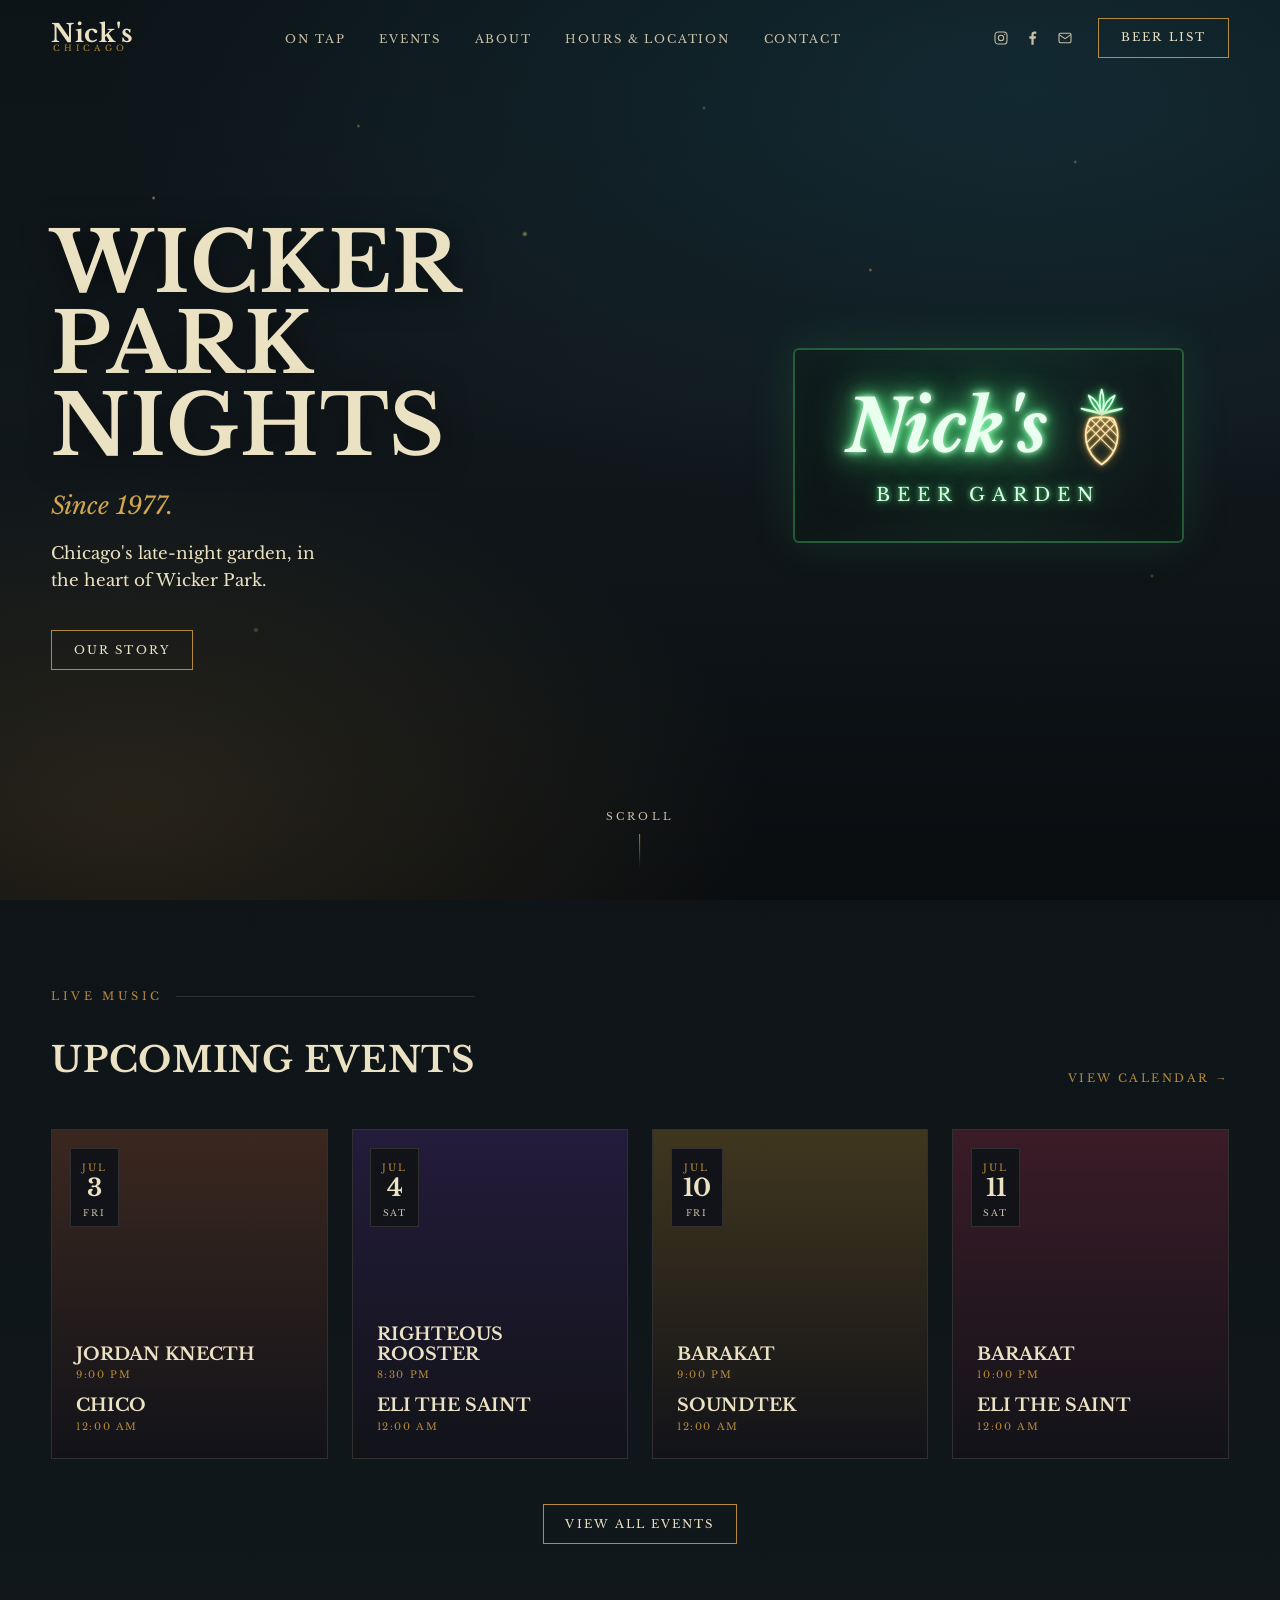
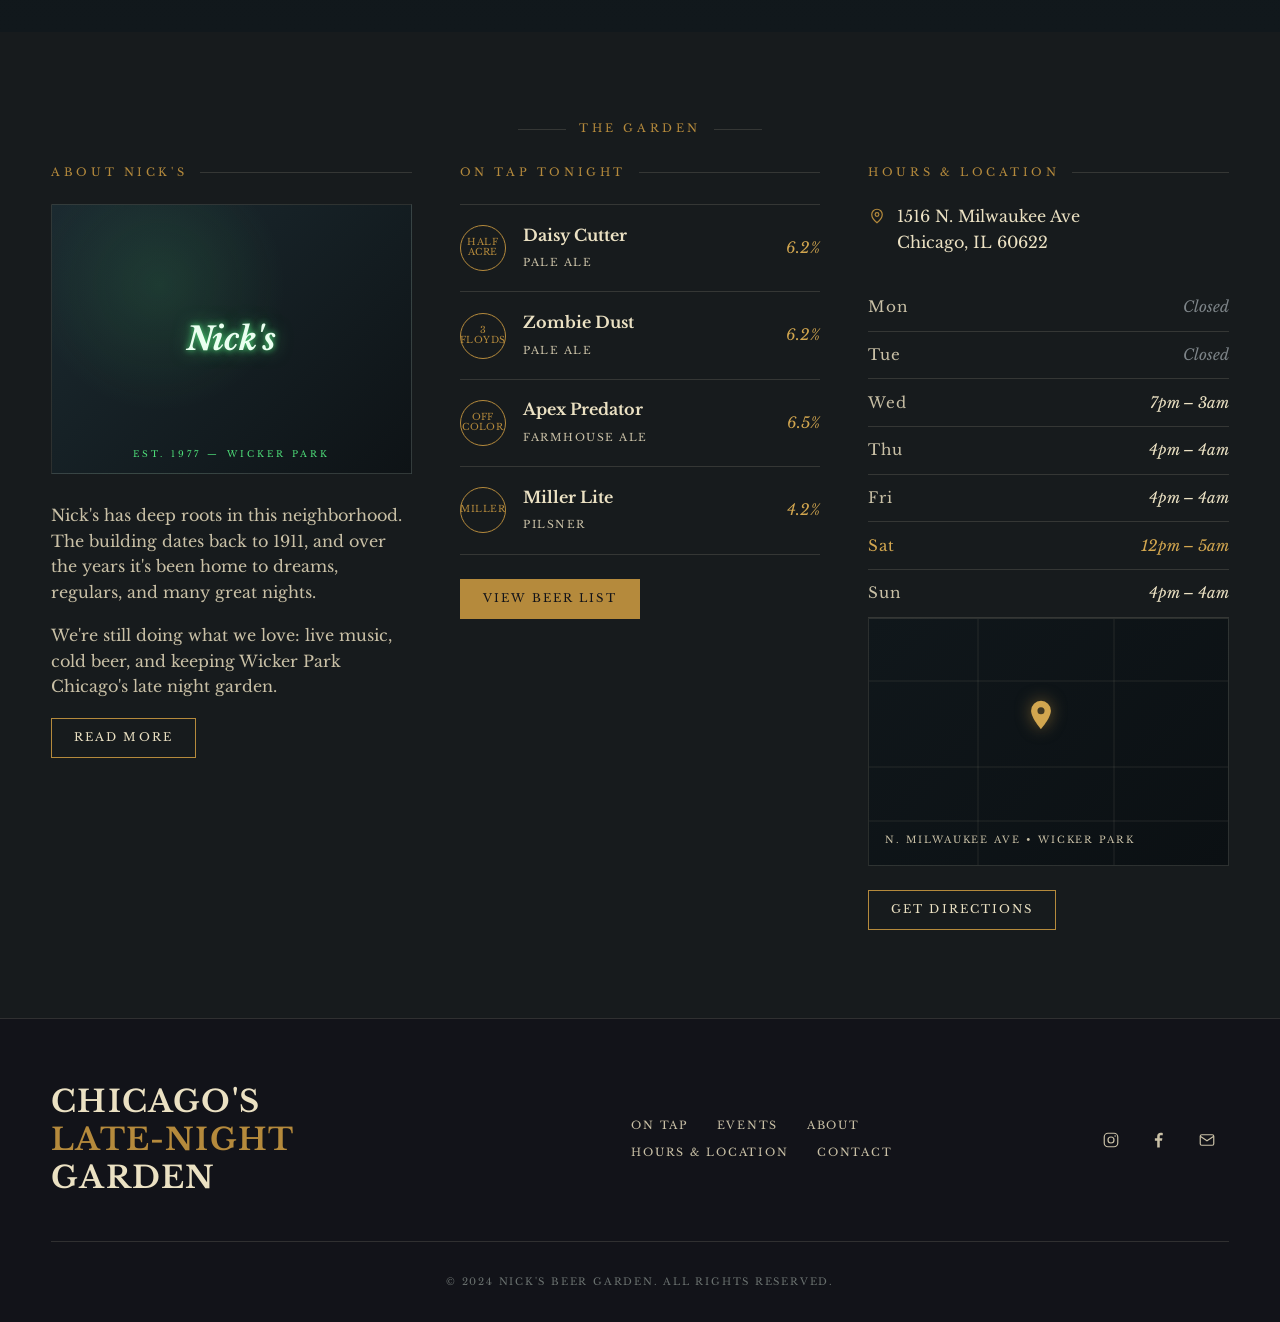
<file: index.html>
<!DOCTYPE html>
<html lang="en">
<head>
<meta charset="UTF-8">
<meta name="viewport" content="width=device-width, initial-scale=1.0, viewport-fit=cover">
<meta name="theme-color" content="#121319">
<title>Nick's Beer Garden — Wicker Park, Chicago</title>
<link rel="preconnect" href="https://fonts.googleapis.com">
<link rel="preconnect" href="https://fonts.gstatic.com" crossorigin>
<link href="https://fonts.googleapis.com/css2?family=Libre+Baskerville:ital,wght@0,400;0,700;1,400&display=swap" rel="stylesheet">
<link rel="stylesheet" href="style.css">
</head>
<body>
<header id="site-header"></header>

<main>
  <!-- HERO -->
  <section class="hero" id="top">
    <div class="wrap hero-grid">
      <div class="hero-copy">
        <h1>Wicker Park<br>Nights</h1>
        <p class="since">Since 1977.</p>
        <p class="tagline">Chicago's late-night garden, in the heart of Wicker Park.</p>
        <a href="about.html" class="btn">Our Story</a>
      </div>
      <div class="neon">
        <div class="neon-top">
        <span class="script">Nick's</span>
        <svg class="neon-pineapple" viewBox="0 0 100 140" role="img" aria-label="Neon pineapple">
          <defs>
            <clipPath id="pineClip">
              <path d="M30 56 C 18 78 20 112 50 132 C 80 112 82 78 70 56 C 63 51 37 51 30 56 Z"/>
            </clipPath>
          </defs>
          <g class="pine-crown" fill="none" stroke-width="3">
            <path d="M50 48 C 45 32 46 18 50 6 C 54 18 55 32 50 48 Z"/>
            <path d="M50 48 C 40 40 33 30 28 16 C 40 22 47 33 50 48 Z"/>
            <path d="M50 48 C 60 40 67 30 72 16 C 60 22 53 33 50 48 Z"/>
            <path d="M50 48 C 38 44 27 42 16 38 C 30 40 42 43 50 48 Z"/>
            <path d="M50 48 C 62 44 73 42 84 38 C 70 40 58 43 50 48 Z"/>
          </g>
          <g class="pine-body" fill="none" stroke-width="3">
            <path d="M30 56 C 18 78 20 112 50 132 C 80 112 82 78 70 56 C 63 51 37 51 30 56 Z"/>
            <g clip-path="url(#pineClip)" stroke-width="2">
              <path d="M0 -8 L120 112"/>
              <path d="M0 8 L120 128"/>
              <path d="M0 24 L120 144"/>
              <path d="M0 40 L120 160"/>
              <path d="M0 72 L120 -48"/>
              <path d="M0 88 L120 -32"/>
              <path d="M0 104 L120 -16"/>
              <path d="M0 120 L120 0"/>
              <path d="M0 136 L120 16"/>
            </g>
          </g>
        </svg>
        </div>
        <span class="garden">Beer Garden</span>
      </div>
    </div>
    <div class="scroll-cue">Scroll<span></span></div>
  </section>

  <!-- UPCOMING EVENTS -->
  <section class="tint">
    <div class="wrap">
      <div class="sec-head">
        <div>
          <p class="eyebrow">Live Music</p>
          <h2>Upcoming Events</h2>
        </div>
        <a href="events.html" class="link-arrow">View Calendar →</a>
      </div>
      <div class="event-grid">
        <article class="event c1">
          <div class="date-chip"><span class="m">Jul</span><span class="d">3</span><span class="w">Fri</span></div>
          <ul class="card-lineup">
            <li><span class="act">Jordan Knecth</span><span class="t">9:00 PM</span></li>
            <li><span class="act">Chico</span><span class="t">12:00 AM</span></li>
          </ul>
        </article>
        <article class="event c2">
          <div class="date-chip"><span class="m">Jul</span><span class="d">4</span><span class="w">Sat</span></div>
          <ul class="card-lineup">
            <li><span class="act">Righteous Rooster</span><span class="t">8:30 PM</span></li>
            <li><span class="act">Eli the Saint</span><span class="t">12:00 AM</span></li>
          </ul>
        </article>
        <article class="event c3">
          <div class="date-chip"><span class="m">Jul</span><span class="d">10</span><span class="w">Fri</span></div>
          <ul class="card-lineup">
            <li><span class="act">BARAKAT</span><span class="t">9:00 PM</span></li>
            <li><span class="act">Soundtek</span><span class="t">12:00 AM</span></li>
          </ul>
        </article>
        <article class="event c4">
          <div class="date-chip"><span class="m">Jul</span><span class="d">11</span><span class="w">Sat</span></div>
          <ul class="card-lineup">
            <li><span class="act">BARAKAT</span><span class="t">10:00 PM</span></li>
            <li><span class="act">Eli the Saint</span><span class="t">12:00 AM</span></li>
          </ul>
        </article>
      </div>
      <div class="events-cta"><a href="events.html" class="btn">View All Events</a></div>
    </div>
  </section>

  <!-- THE GARDEN: about / on tap / hours -->
  <section>
    <div class="wrap">
      <p class="eyebrow center">The Garden</p>
      <div class="home-info">

        <!-- About -->
        <div class="info-col">
          <p class="eyebrow">About Nick's</p>
          <div class="about-photo">
            <span class="ph-neon">Nick's</span>
            <small>Est. 1977 — Wicker Park</small>
          </div>
          <div class="prose">
            <p>Nick's has deep roots in this neighborhood. The building dates back to 1911, and over the years it's been home to dreams, regulars, and many great nights.</p>
            <p>We're still doing what we love: live music, cold beer, and keeping Wicker Park Chicago's late night garden.</p>
            <a href="about.html" class="btn">Read More</a>
          </div>
        </div>

        <!-- On Tap -->
        <div class="info-col">
          <p class="eyebrow">On Tap Tonight</p>
          <ul class="tap-list">
            <li class="tap">
              <div class="tap-badge">Half<br>Acre</div>
              <div class="tap-info"><b>Daisy Cutter</b><span>Pale Ale</span></div>
              <div class="tap-abv">6.2%</div>
            </li>
            <li class="tap">
              <div class="tap-badge">3<br>Floyds</div>
              <div class="tap-info"><b>Zombie Dust</b><span>Pale Ale</span></div>
              <div class="tap-abv">6.2%</div>
            </li>
            <li class="tap">
              <div class="tap-badge">Off<br>Color</div>
              <div class="tap-info"><b>Apex Predator</b><span>Farmhouse Ale</span></div>
              <div class="tap-abv">6.5%</div>
            </li>
            <li class="tap">
              <div class="tap-badge">Miller</div>
              <div class="tap-info"><b>Miller Lite</b><span>Pilsner</span></div>
              <div class="tap-abv">4.2%</div>
            </li>
          </ul>
          <div class="tap-cta"><a href="on-tap.html" class="btn btn-solid">View Beer List</a></div>
        </div>

        <!-- Hours & Location -->
        <div class="info-col">
          <p class="eyebrow">Hours &amp; Location</p>
          <p class="addr">
            <svg viewBox="0 0 24 24" fill="none" stroke="currentColor" stroke-width="1.6"><path d="M12 21s7-5.5 7-11a7 7 0 1 0-14 0c0 5.5 7 11 7 11Z"/><circle cx="12" cy="10" r="2.5"/></svg>
            1516 N. Milwaukee Ave<br>Chicago, IL 60622
          </p>
          <ul class="hours-table">
            <li><span class="day">Mon</span><span class="time closed">Closed</span></li>
            <li><span class="day">Tue</span><span class="time closed">Closed</span></li>
            <li><span class="day">Wed</span><span class="time">7pm – 3am</span></li>
            <li><span class="day">Thu</span><span class="time">4pm – 4am</span></li>
            <li><span class="day">Fri</span><span class="time">4pm – 4am</span></li>
            <li><span class="day">Sat</span><span class="time">12pm – 5am</span></li>
            <li><span class="day">Sun</span><span class="time">4pm – 4am</span></li>
          </ul>
          <div class="map" role="img" aria-label="Map showing Nick's Beer Garden on N. Milwaukee Ave">
            <div class="grid-lines">
              <span class="road h" style="top:25%"></span>
              <span class="road h" style="top:60%"></span>
              <span class="road h" style="top:82%"></span>
              <span class="road v" style="left:30%"></span>
              <span class="road v" style="left:68%"></span>
              <span class="road main" style="top:50%"></span>
            </div>
            <svg class="pin" viewBox="0 0 24 24" fill="currentColor"><path d="M12 2a7 7 0 0 0-7 7c0 5 7 13 7 13s7-8 7-13a7 7 0 0 0-7-7Zm0 9.5A2.5 2.5 0 1 1 12 6.5a2.5 2.5 0 0 1 0 5Z"/></svg>
            <span class="label">N. Milwaukee Ave • Wicker Park</span>
          </div>
          <div class="map-cta"><a href="https://maps.google.com/?q=1516+N+Milwaukee+Ave+Chicago+IL+60622" target="_blank" rel="noopener" class="btn">Get Directions</a></div>
        </div>

      </div>
    </div>
  </section>
</main>

<footer id="site-footer"></footer>
<script src="main.js"></script>
</body>
</html>
</file>
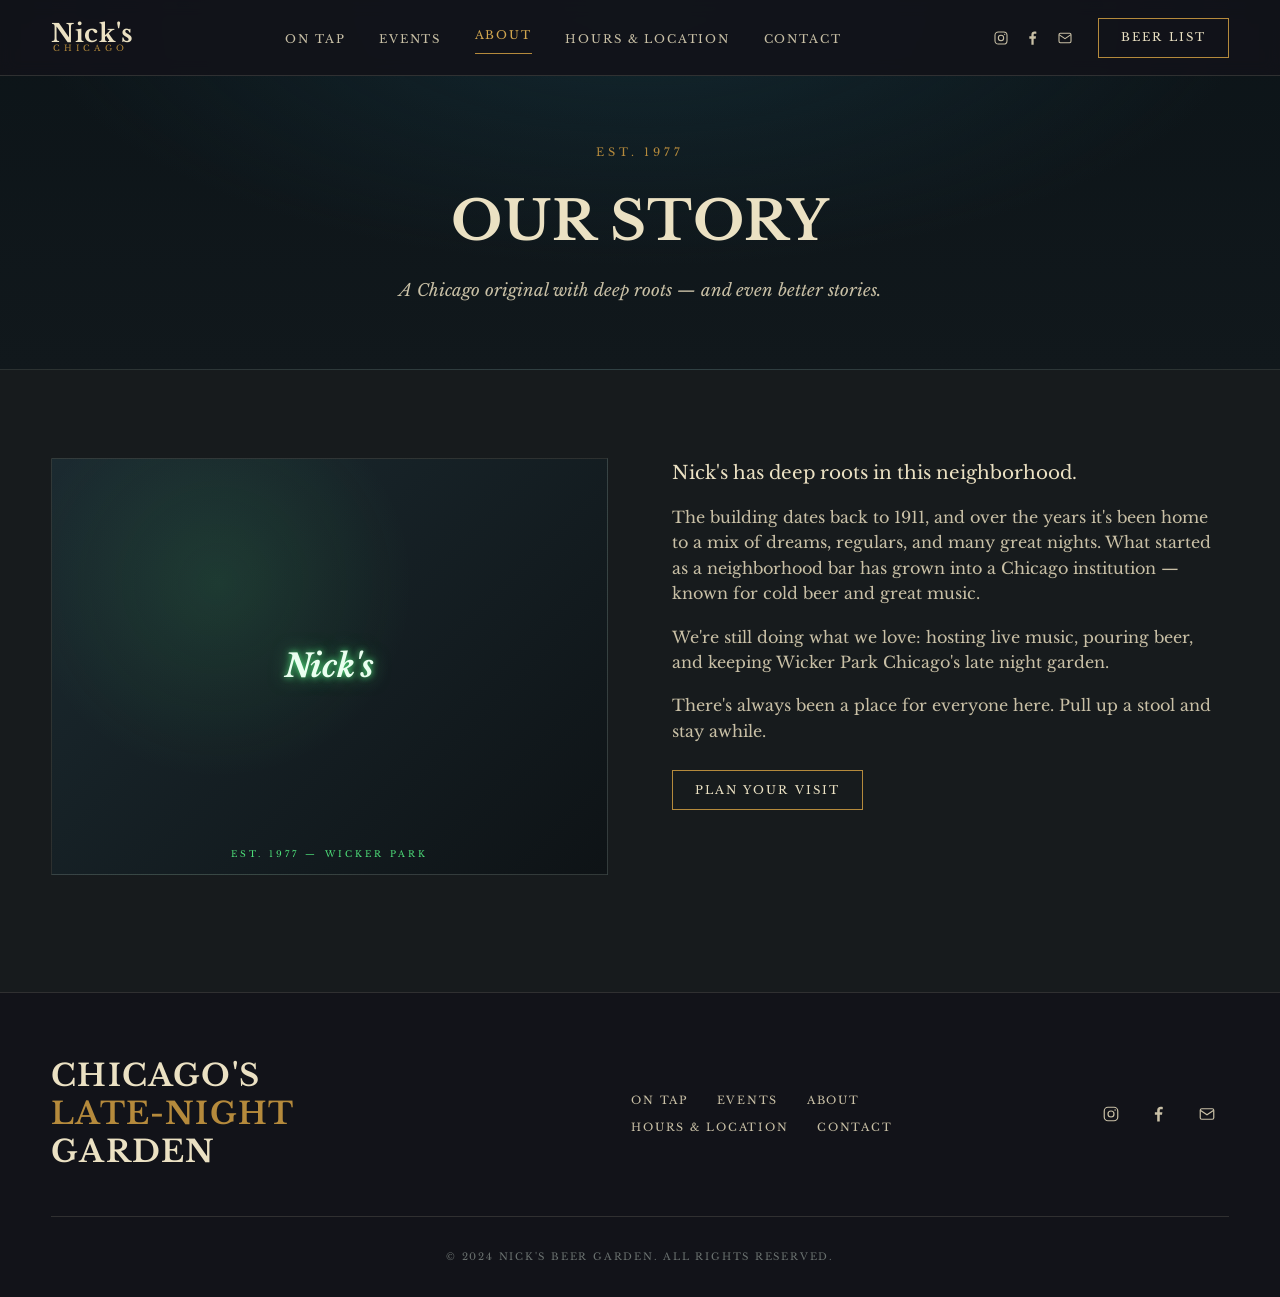
<file: about.html>
<!DOCTYPE html>
<html lang="en">
<head>
<meta charset="UTF-8">
<meta name="viewport" content="width=device-width, initial-scale=1.0, viewport-fit=cover">
<meta name="theme-color" content="#121319">
<title>About — Nick's Beer Garden</title>
<link rel="preconnect" href="https://fonts.googleapis.com">
<link rel="preconnect" href="https://fonts.gstatic.com" crossorigin>
<link href="https://fonts.googleapis.com/css2?family=Libre+Baskerville:ital,wght@0,400;0,700;1,400&display=swap" rel="stylesheet">
<link rel="stylesheet" href="style.css">
</head>
<body>
<header id="site-header"></header>

<main>
  <div class="page-header">
    <div class="wrap">
      <span class="kicker">Est. 1977</span>
      <h1>Our Story</h1>
      <p>A Chicago original with deep roots — and even better stories.</p>
    </div>
  </div>

  <section>
    <div class="wrap split">
      <div>
        <div class="about-photo">
          <span class="ph-neon">Nick's</span>
          <small>Est. 1977 — Wicker Park</small>
        </div>
      </div>
      <div class="prose">
        <p class="lead">Nick's has deep roots in this neighborhood.</p>
        <p>The building dates back to 1911, and over the years it's been home to a mix of dreams, regulars, and many great nights. What started as a neighborhood bar has grown into a Chicago institution — known for cold beer and great music.</p>
        <p>We're still doing what we love: hosting live music, pouring beer, and keeping Wicker Park Chicago's late night garden.</p>
        <p>There's always been a place for everyone here. Pull up a stool and stay awhile.</p>
        <a href="hours.html" class="btn" style="margin-top:.5rem">Plan Your Visit</a>
      </div>
    </div>
  </section>
</main>

<footer id="site-footer"></footer>
<script src="main.js"></script>
</body>
</html>
</file>
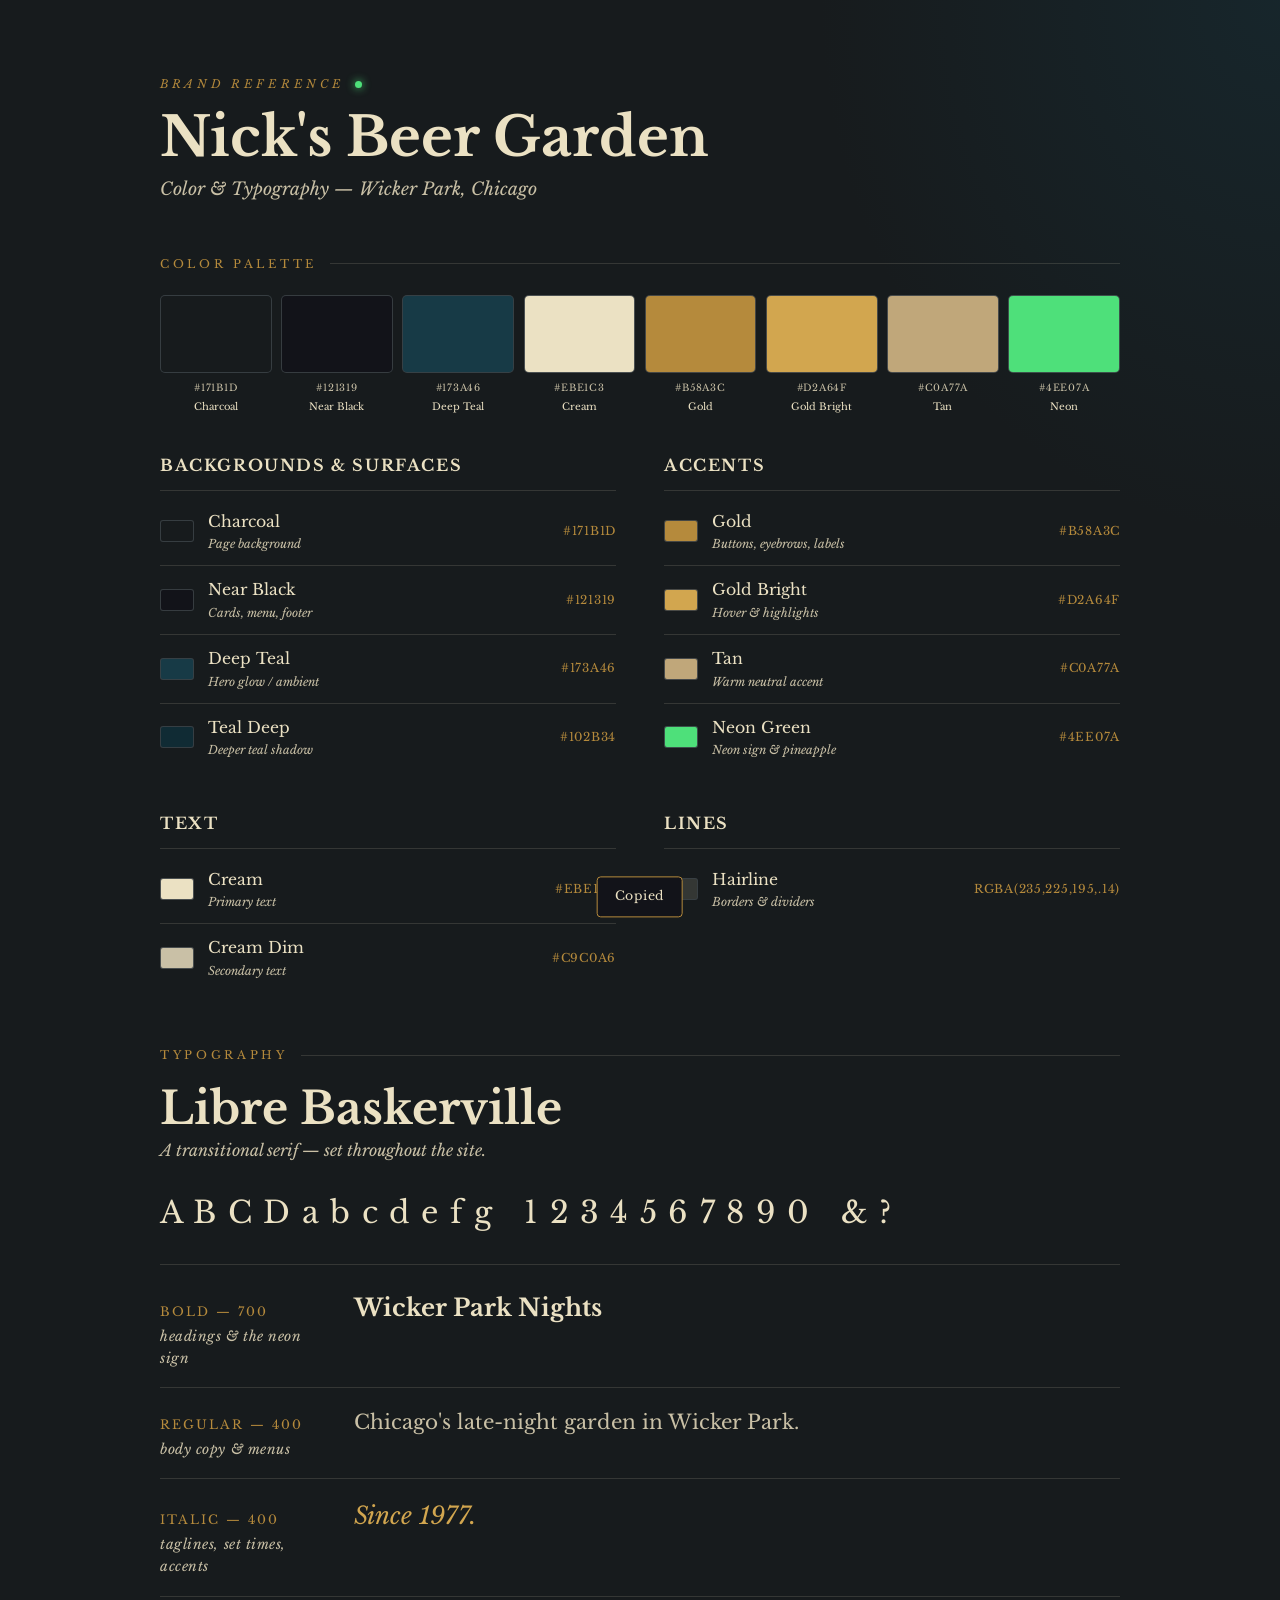
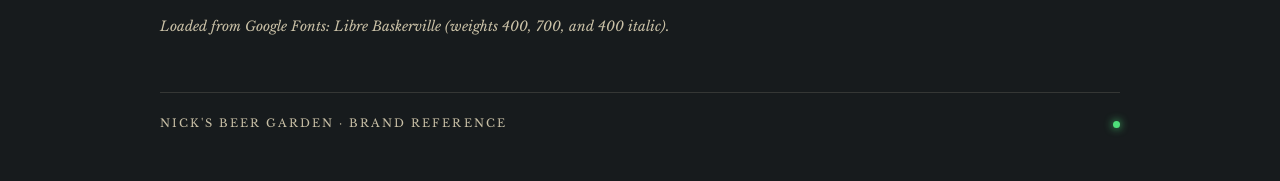
<file: bre.html>
<!DOCTYPE html>
<html lang="en">
<head>
<meta charset="UTF-8">
<meta name="viewport" content="width=device-width, initial-scale=1.0">
<meta name="theme-color" content="#121319">
<title>Nick's Beer Garden — Brand Reference</title>
<link rel="preconnect" href="https://fonts.googleapis.com">
<link rel="preconnect" href="https://fonts.gstatic.com" crossorigin>
<link href="https://fonts.googleapis.com/css2?family=Libre+Baskerville:ital,wght@0,400;0,700;1,400&display=swap" rel="stylesheet">
<style>
  :root{
    --charcoal:#171B1D; --near-black:#121319; --teal:#173A46; --teal-deep:#102B34;
    --cream:#EBE1C3; --cream-dim:#C9C0A6; --gold:#B58A3C; --gold-bright:#D2A64F;
    --tan:#C0A77A; --neon:#4EE07A; --hairline:rgba(235,225,195,.14);
    --serif:'Libre Baskerville', Georgia, serif;
  }
  *{box-sizing:border-box;margin:0;padding:0}
  body{
    font-family:var(--serif);background:var(--charcoal);color:var(--cream);
    line-height:1.6;-webkit-font-smoothing:antialiased;
    background-image:radial-gradient(60% 50% at 100% 0%, rgba(23,58,70,.35), transparent 60%);
    background-repeat:no-repeat;
  }
  .wrap{width:min(960px,92vw);margin:0 auto;padding:4rem 0 3rem}

  .eyebrow{
    font-size:.72rem;letter-spacing:.32em;text-transform:uppercase;color:var(--gold);
    display:flex;align-items:center;gap:.8rem;margin-bottom:1.4rem;
  }
  .eyebrow::after{content:"";flex:1;height:1px;background:var(--hairline)}
  .dot{width:7px;height:7px;border-radius:50%;background:var(--neon);box-shadow:0 0 8px var(--neon);display:inline-block}

  /* header */
  header{margin-bottom:3.2rem}
  header .kicker{font-size:.72rem;letter-spacing:.32em;text-transform:uppercase;color:var(--gold);display:flex;align-items:center;gap:.7rem;margin-bottom:1rem}
  header h1{font-weight:700;font-size:clamp(2.4rem,6vw,3.4rem);line-height:1}
  header p{font-style:italic;color:var(--cream-dim);font-size:1.1rem;margin-top:.7rem}

  section{margin-bottom:3.4rem}

  /* swatch strip */
  .strip{display:grid;grid-template-columns:repeat(8,1fr);gap:.6rem;margin-bottom:2.4rem}
  .chip{cursor:pointer}
  .chip .sw{height:78px;border-radius:5px;border:1px solid rgba(58,65,69,.9)}
  .chip .hex{font-size:.6rem;letter-spacing:.08em;color:var(--cream-dim);text-align:center;margin-top:.5rem;text-transform:uppercase}
  .chip .nm{font-size:.62rem;color:var(--cream);text-align:center;margin-top:.15rem}

  /* grouped detail */
  .groups{display:grid;grid-template-columns:1fr 1fr;gap:2.5rem 3rem}
  .group h2{
    font-size:1rem;font-weight:700;text-transform:uppercase;letter-spacing:.1em;
    padding-bottom:.7rem;border-bottom:1px solid var(--hairline);margin-bottom:.4rem;
  }
  .row{
    display:grid;grid-template-columns:34px 1fr auto;gap:.9rem;align-items:center;
    padding:.7rem 0;border-bottom:1px solid var(--hairline);cursor:pointer;transition:background .15s;
  }
  .row:last-child{border-bottom:0}
  .row:hover{background:rgba(235,225,195,.03)}
  .row .sw{width:34px;height:22px;border-radius:3px;border:1px solid rgba(58,65,69,.9)}
  .row .name{font-size:.98rem;color:var(--cream)}
  .row .use{display:block;font-size:.74rem;color:var(--cream-dim);font-style:italic;margin-top:.05rem}
  .row .hex{font-size:.74rem;letter-spacing:.06em;color:var(--gold);text-transform:uppercase;white-space:nowrap}

  /* typography */
  .type-name{font-weight:700;font-size:clamp(2rem,5vw,2.8rem);line-height:1}
  .type-sub{font-style:italic;color:var(--cream-dim);margin:.4rem 0 1.6rem}
  .glyphs{font-size:clamp(1.3rem,3.4vw,1.9rem);color:var(--cream);letter-spacing:.04em;padding-bottom:1.6rem;border-bottom:1px solid var(--hairline);margin-bottom:.4rem}
  .style-row{
    display:grid;grid-template-columns:170px 1fr;gap:1.5rem;align-items:baseline;
    padding:1.1rem 0;border-bottom:1px solid var(--hairline);
  }
  .style-row .label{font-size:.78rem;letter-spacing:.16em;text-transform:uppercase;color:var(--gold)}
  .style-row .label small{display:block;letter-spacing:.04em;text-transform:none;color:var(--cream-dim);font-style:italic;font-size:.86rem;margin-top:.25rem}
  .sample-bold{font-weight:700;font-size:1.5rem}
  .sample-reg{font-weight:400;font-size:1.25rem;color:var(--cream-dim)}
  .sample-ital{font-style:italic;font-weight:400;font-size:1.5rem;color:var(--gold-bright)}
  .source{font-style:italic;color:var(--cream-dim);font-size:.85rem;margin-top:1.2rem}

  footer{border-top:1px solid var(--hairline);padding-top:1.4rem;display:flex;justify-content:space-between;align-items:center;gap:1rem;flex-wrap:wrap}
  footer span{font-size:.7rem;letter-spacing:.18em;text-transform:uppercase;color:var(--cream-dim)}

  /* copy toast */
  #toast{
    position:fixed;left:50%;bottom:2rem;transform:translateX(-50%) translateY(120%);
    background:var(--near-black);border:1px solid var(--gold);color:var(--cream);
    padding:.6rem 1.1rem;border-radius:4px;font-size:.78rem;letter-spacing:.06em;
    transition:transform .3s ease;z-index:10;
  }
  #toast.show{transform:translateX(-50%) translateY(0)}

  @media(max-width:680px){
    .strip{grid-template-columns:repeat(4,1fr)}
    .groups{grid-template-columns:1fr}
    .style-row{grid-template-columns:1fr;gap:.5rem}
  }
</style>
</head>
<body>
<div class="wrap">

  <header>
    <p class="kicker">Brand Reference <span class="dot"></span></p>
    <h1>Nick's Beer Garden</h1>
    <p>Color &amp; Typography — Wicker Park, Chicago</p>
  </header>

  <!-- COLOR PALETTE -->
  <section>
    <p class="eyebrow">Color Palette</p>

    <div class="strip" id="strip">
      <div class="chip" data-hex="#171B1D"><div class="sw" style="background:#171B1D"></div><div class="hex">#171B1D</div><div class="nm">Charcoal</div></div>
      <div class="chip" data-hex="#121319"><div class="sw" style="background:#121319"></div><div class="hex">#121319</div><div class="nm">Near Black</div></div>
      <div class="chip" data-hex="#173A46"><div class="sw" style="background:#173A46"></div><div class="hex">#173A46</div><div class="nm">Deep Teal</div></div>
      <div class="chip" data-hex="#EBE1C3"><div class="sw" style="background:#EBE1C3"></div><div class="hex">#EBE1C3</div><div class="nm">Cream</div></div>
      <div class="chip" data-hex="#B58A3C"><div class="sw" style="background:#B58A3C"></div><div class="hex">#B58A3C</div><div class="nm">Gold</div></div>
      <div class="chip" data-hex="#D2A64F"><div class="sw" style="background:#D2A64F"></div><div class="hex">#D2A64F</div><div class="nm">Gold Bright</div></div>
      <div class="chip" data-hex="#C0A77A"><div class="sw" style="background:#C0A77A"></div><div class="hex">#C0A77A</div><div class="nm">Tan</div></div>
      <div class="chip" data-hex="#4EE07A"><div class="sw" style="background:#4EE07A"></div><div class="hex">#4EE07A</div><div class="nm">Neon</div></div>
    </div>

    <div class="groups">
      <div class="group">
        <h2>Backgrounds &amp; Surfaces</h2>
        <div class="row" data-hex="#171B1D"><span class="sw" style="background:#171B1D"></span><span><span class="name">Charcoal</span><span class="use">Page background</span></span><span class="hex">#171B1D</span></div>
        <div class="row" data-hex="#121319"><span class="sw" style="background:#121319"></span><span><span class="name">Near Black</span><span class="use">Cards, menu, footer</span></span><span class="hex">#121319</span></div>
        <div class="row" data-hex="#173A46"><span class="sw" style="background:#173A46"></span><span><span class="name">Deep Teal</span><span class="use">Hero glow / ambient</span></span><span class="hex">#173A46</span></div>
        <div class="row" data-hex="#102B34"><span class="sw" style="background:#102B34"></span><span><span class="name">Teal Deep</span><span class="use">Deeper teal shadow</span></span><span class="hex">#102B34</span></div>
      </div>

      <div class="group">
        <h2>Accents</h2>
        <div class="row" data-hex="#B58A3C"><span class="sw" style="background:#B58A3C"></span><span><span class="name">Gold</span><span class="use">Buttons, eyebrows, labels</span></span><span class="hex">#B58A3C</span></div>
        <div class="row" data-hex="#D2A64F"><span class="sw" style="background:#D2A64F"></span><span><span class="name">Gold Bright</span><span class="use">Hover &amp; highlights</span></span><span class="hex">#D2A64F</span></div>
        <div class="row" data-hex="#C0A77A"><span class="sw" style="background:#C0A77A"></span><span><span class="name">Tan</span><span class="use">Warm neutral accent</span></span><span class="hex">#C0A77A</span></div>
        <div class="row" data-hex="#4EE07A"><span class="sw" style="background:#4EE07A"></span><span><span class="name">Neon Green</span><span class="use">Neon sign &amp; pineapple</span></span><span class="hex">#4EE07A</span></div>
      </div>

      <div class="group">
        <h2>Text</h2>
        <div class="row" data-hex="#EBE1C3"><span class="sw" style="background:#EBE1C3"></span><span><span class="name">Cream</span><span class="use">Primary text</span></span><span class="hex">#EBE1C3</span></div>
        <div class="row" data-hex="#C9C0A6"><span class="sw" style="background:#C9C0A6"></span><span><span class="name">Cream Dim</span><span class="use">Secondary text</span></span><span class="hex">#C9C0A6</span></div>
      </div>

      <div class="group">
        <h2>Lines</h2>
        <div class="row" data-hex="rgba(235,225,195,0.14)"><span class="sw" style="background:rgba(235,225,195,0.14)"></span><span><span class="name">Hairline</span><span class="use">Borders &amp; dividers</span></span><span class="hex">rgba(235,225,195,.14)</span></div>
      </div>
    </div>
  </section>

  <!-- TYPOGRAPHY -->
  <section>
    <p class="eyebrow">Typography</p>
    <div class="type-name">Libre Baskerville</div>
    <div class="type-sub">A transitional serif — set throughout the site.</div>
    <div class="glyphs">A B C D a b c d e f g &nbsp; 1 2 3 4 5 6 7 8 9 0 &nbsp; &amp; ?</div>

    <div class="style-row">
      <div class="label">Bold — 700<small>headings &amp; the neon sign</small></div>
      <div class="sample-bold">Wicker Park Nights</div>
    </div>
    <div class="style-row">
      <div class="label">Regular — 400<small>body copy &amp; menus</small></div>
      <div class="sample-reg">Chicago's late-night garden in Wicker Park.</div>
    </div>
    <div class="style-row">
      <div class="label">Italic — 400<small>taglines, set times, accents</small></div>
      <div class="sample-ital">Since 1977.</div>
    </div>

    <p class="source">Loaded from Google Fonts: Libre Baskerville (weights 400, 700, and 400 italic).</p>
  </section>

  <footer>
    <span>Nick's Beer Garden · Brand Reference</span>
    <span class="dot"></span>
  </footer>

</div>

<div id="toast">Copied</div>

<script>
  const toast = document.getElementById('toast');
  let toastTimer;
  function showToast(msg){
    toast.textContent = msg;
    toast.classList.add('show');
    clearTimeout(toastTimer);
    toastTimer = setTimeout(() => toast.classList.remove('show'), 1300);
  }
  document.querySelectorAll('[data-hex]').forEach(el => {
    el.addEventListener('click', () => {
      const hex = el.getAttribute('data-hex');
      if (navigator.clipboard && navigator.clipboard.writeText) {
        navigator.clipboard.writeText(hex).then(() => showToast('Copied ' + hex))
          .catch(() => showToast(hex));
      } else {
        showToast(hex);
      }
    });
  });
</script>
</body>
</html>
</file>
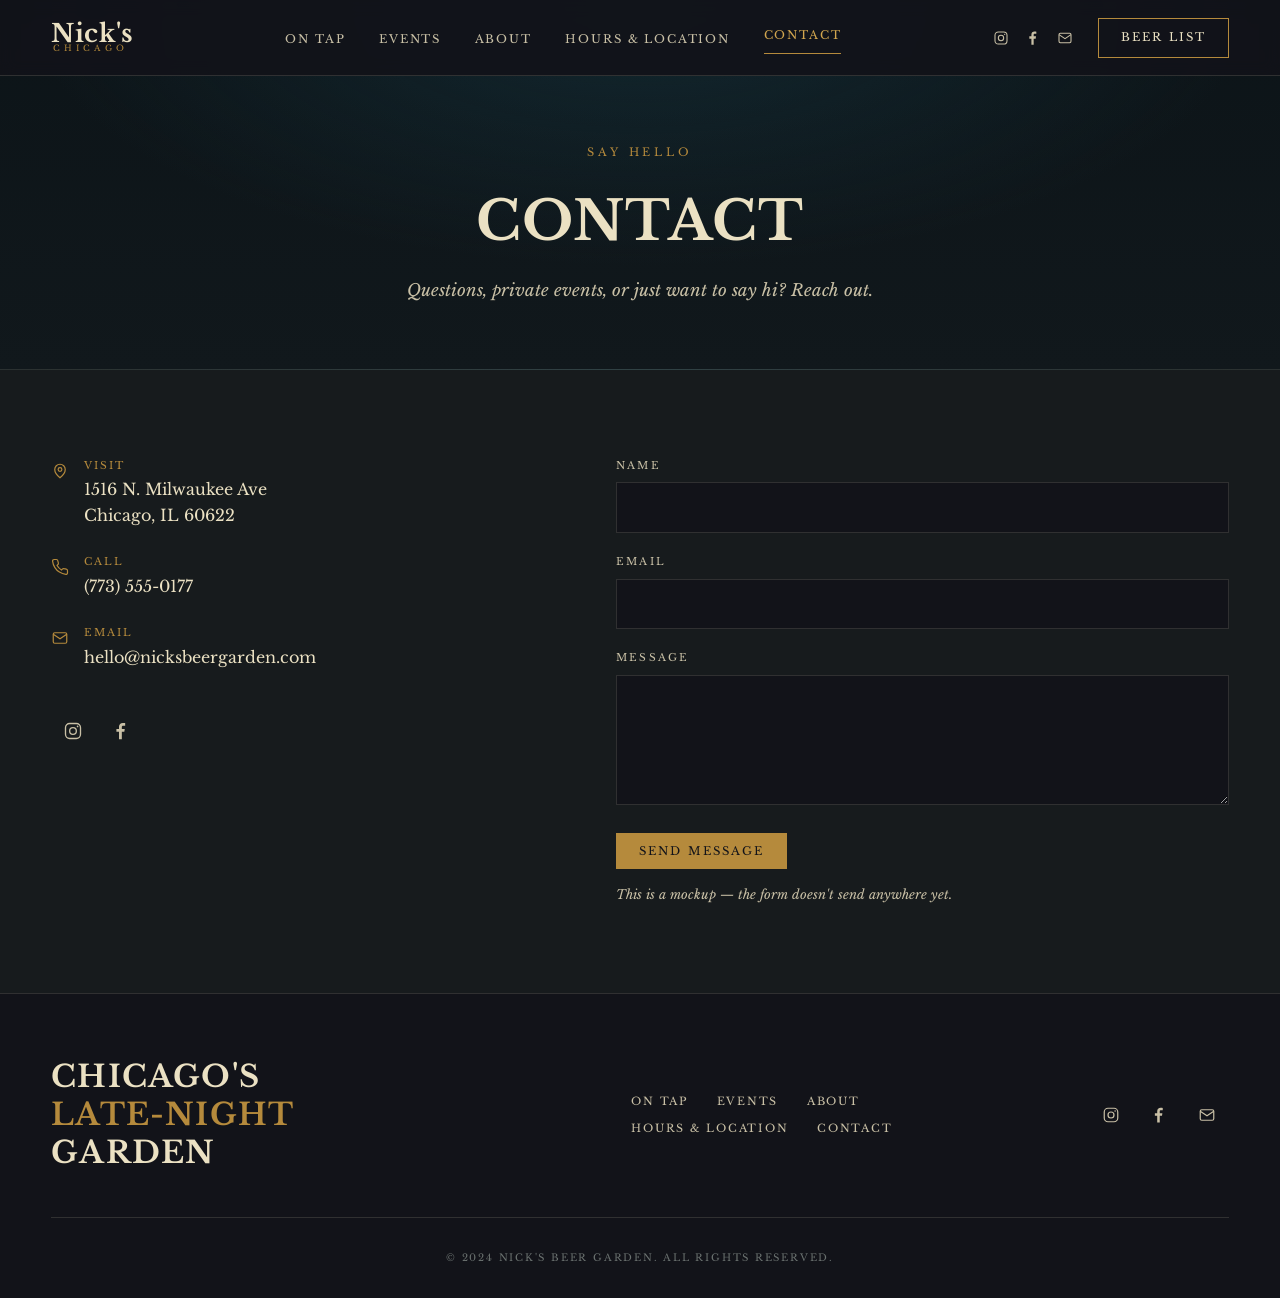
<file: contact.html>
<!DOCTYPE html>
<html lang="en">
<head>
<meta charset="UTF-8">
<meta name="viewport" content="width=device-width, initial-scale=1.0, viewport-fit=cover">
<meta name="theme-color" content="#121319">
<title>Contact — Nick's Beer Garden</title>
<link rel="preconnect" href="https://fonts.googleapis.com">
<link rel="preconnect" href="https://fonts.gstatic.com" crossorigin>
<link href="https://fonts.googleapis.com/css2?family=Libre+Baskerville:ital,wght@0,400;0,700;1,400&display=swap" rel="stylesheet">
<link rel="stylesheet" href="style.css">
</head>
<body>
<header id="site-header"></header>

<main>
  <div class="page-header">
    <div class="wrap">
      <span class="kicker">Say Hello</span>
      <h1>Contact</h1>
      <p>Questions, private events, or just want to say hi? Reach out.</p>
    </div>
  </div>

  <section>
    <div class="wrap contact-grid">
      <!-- details -->
      <div>
        <ul class="contact-list">
          <li>
            <svg viewBox="0 0 24 24" fill="none" stroke="currentColor" stroke-width="1.6"><path d="M12 21s7-5.5 7-11a7 7 0 1 0-14 0c0 5.5 7 11 7 11Z"/><circle cx="12" cy="10" r="2.5"/></svg>
            <span><span class="k">Visit</span><span class="v">1516 N. Milwaukee Ave<br>Chicago, IL 60622</span></span>
          </li>
          <li>
            <svg viewBox="0 0 24 24" fill="none" stroke="currentColor" stroke-width="1.6"><path d="M22 16.9v3a2 2 0 0 1-2.2 2 19.8 19.8 0 0 1-8.6-3.1 19.5 19.5 0 0 1-6-6A19.8 19.8 0 0 1 2.1 4.2 2 2 0 0 1 4.1 2h3a2 2 0 0 1 2 1.7c.1 1 .4 1.9.7 2.8a2 2 0 0 1-.5 2.1L8.1 9.9a16 16 0 0 0 6 6l1.3-1.3a2 2 0 0 1 2.1-.4c.9.3 1.8.6 2.8.7a2 2 0 0 1 1.7 2Z"/></svg>
            <span><span class="k">Call</span><span class="v">(773) 555-0177</span></span>
          </li>
          <li>
            <svg viewBox="0 0 24 24" fill="none" stroke="currentColor" stroke-width="1.6"><rect x="3" y="5" width="18" height="14" rx="2"/><path d="m3 7 9 6 9-6"/></svg>
            <span><span class="k">Email</span><span class="v">hello@nicksbeergarden.com</span></span>
          </li>
        </ul>
        <div class="contact-social">
          <a href="#" aria-label="Instagram"><svg viewBox="0 0 24 24" fill="none" stroke="currentColor" stroke-width="1.6"><rect x="3" y="3" width="18" height="18" rx="5"/><circle cx="12" cy="12" r="4"/><circle cx="17.5" cy="6.5" r="1" fill="currentColor" stroke="none"/></svg></a>
          <a href="#" aria-label="Facebook"><svg viewBox="0 0 24 24" fill="currentColor"><path d="M13 22v-9h3l.5-3.5H13V7.3c0-1 .3-1.7 1.8-1.7H17V2.5C16.6 2.4 15.5 2.3 14.2 2.3c-2.7 0-4.6 1.6-4.6 4.7v2.5H6.5V13h3.1v9z"/></svg></a>
        </div>
      </div>

      <!-- form -->
      <div>
        <form id="contactForm" novalidate>
          <div class="form-field">
            <label for="name">Name</label>
            <input type="text" id="name" name="name" required>
          </div>
          <div class="form-field">
            <label for="email">Email</label>
            <input type="email" id="email" name="email" required>
          </div>
          <div class="form-field">
            <label for="message">Message</label>
            <textarea id="message" name="message" required></textarea>
          </div>
          <button type="submit" class="btn btn-solid">Send Message</button>
          <p class="form-note" id="formStatus">This is a mockup — the form doesn't send anywhere yet.</p>
        </form>
      </div>
    </div>
  </section>
</main>

<footer id="site-footer"></footer>
<script src="main.js"></script>
</body>
</html>
</file>
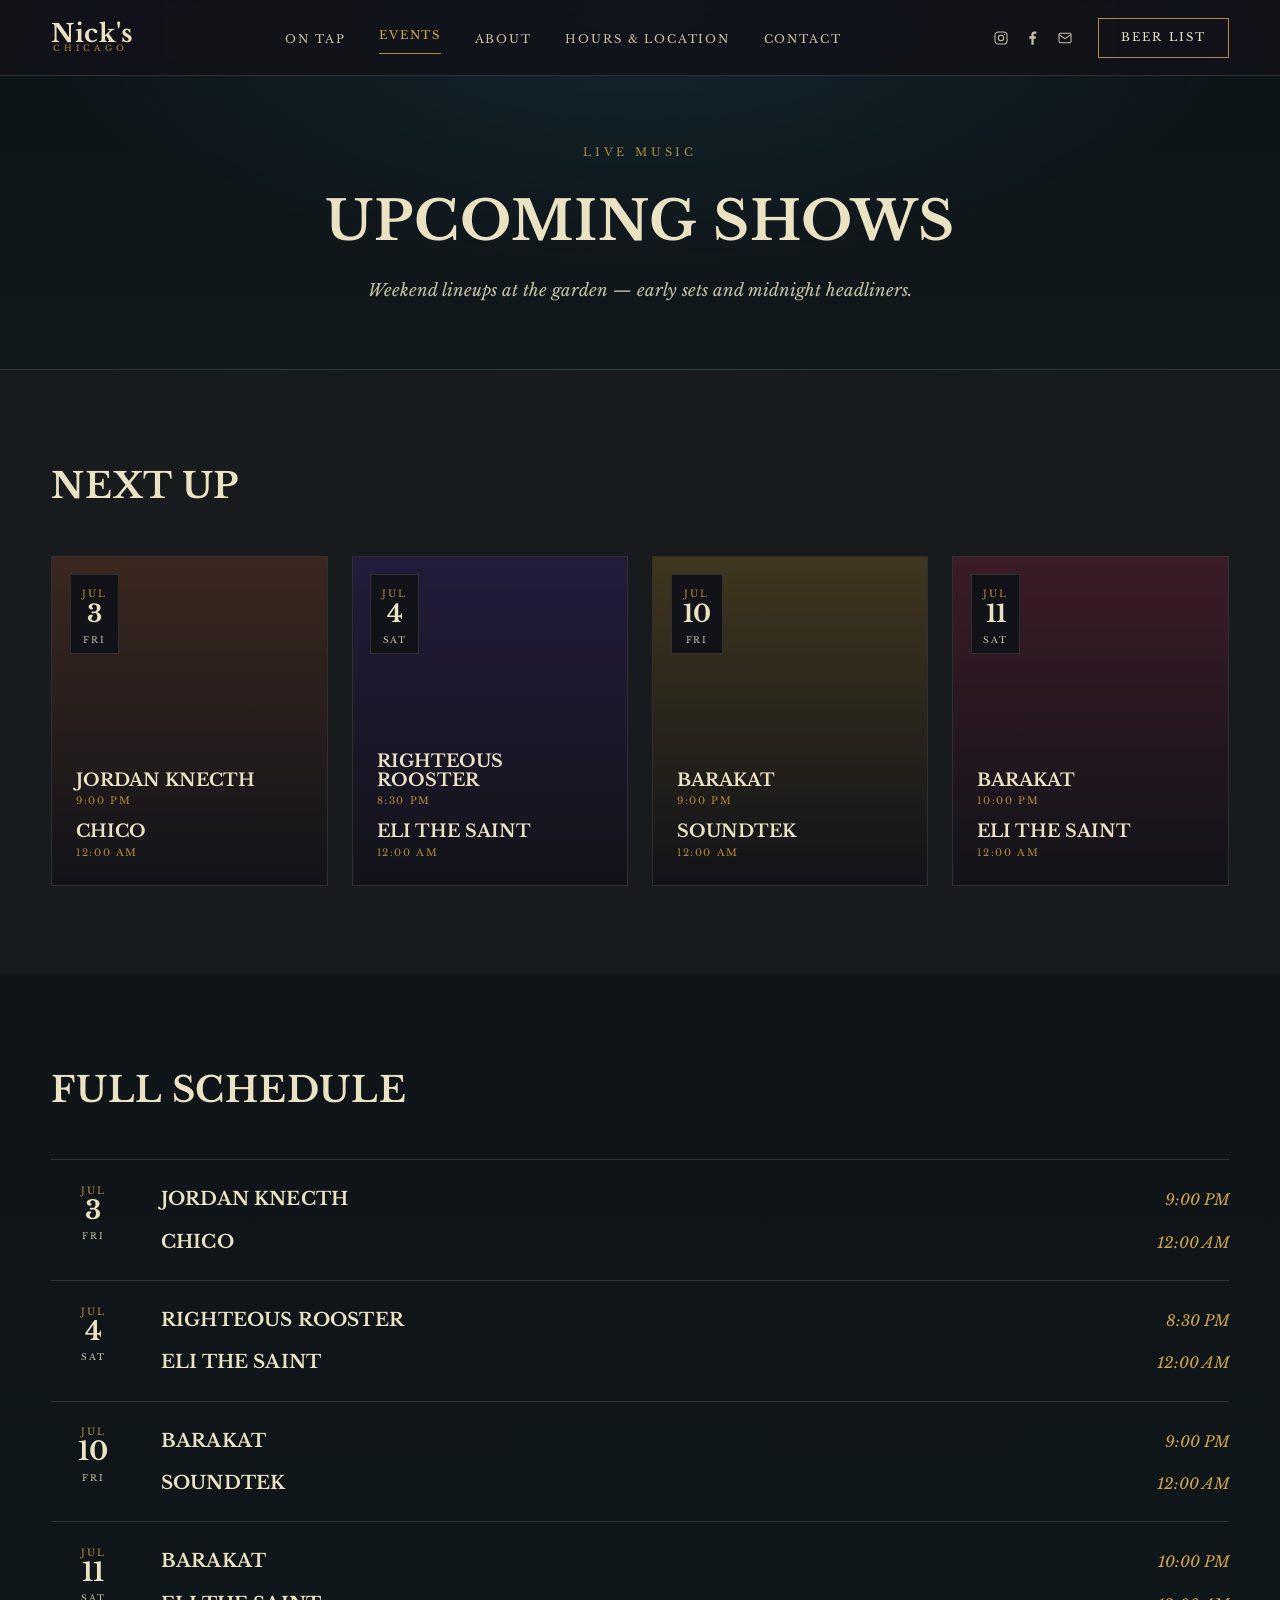
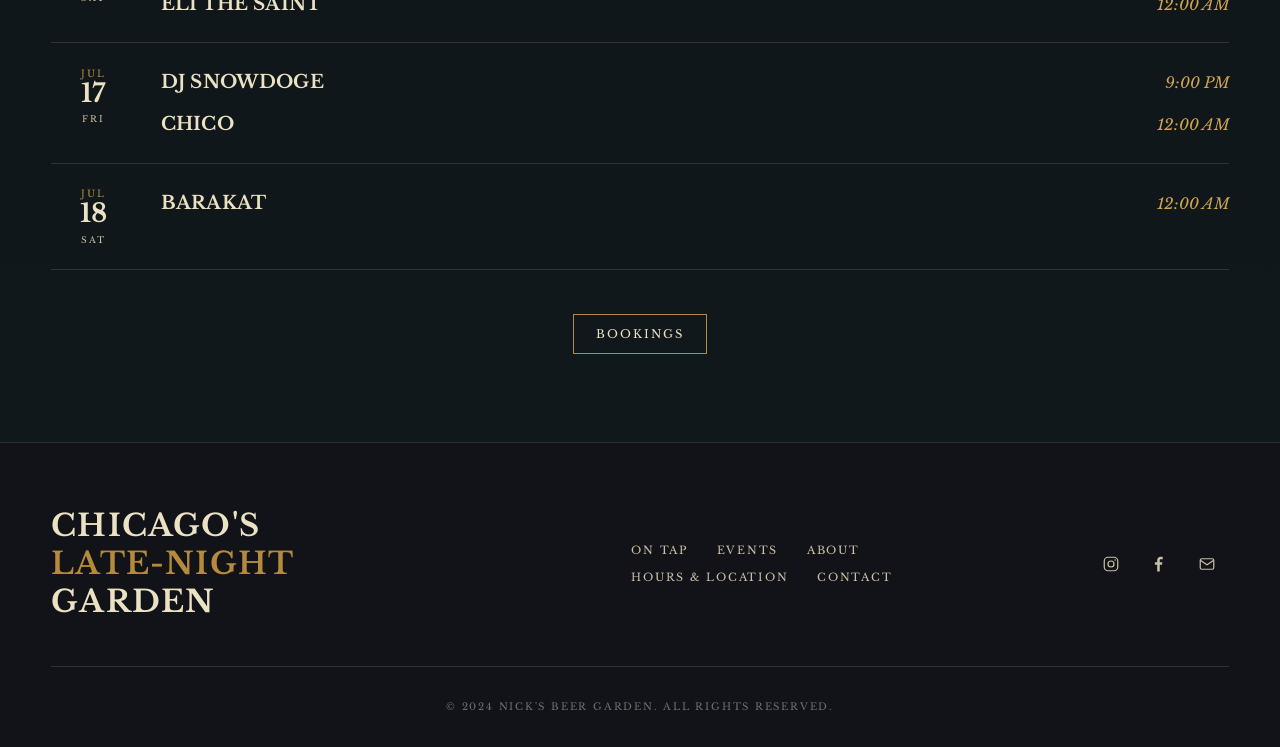
<file: events.html>
<!DOCTYPE html>
<html lang="en">
<head>
<meta charset="UTF-8">
<meta name="viewport" content="width=device-width, initial-scale=1.0, viewport-fit=cover">
<meta name="theme-color" content="#121319">
<title>Events — Nick's Beer Garden</title>
<link rel="preconnect" href="https://fonts.googleapis.com">
<link rel="preconnect" href="https://fonts.gstatic.com" crossorigin>
<link href="https://fonts.googleapis.com/css2?family=Libre+Baskerville:ital,wght@0,400;0,700;1,400&display=swap" rel="stylesheet">
<link rel="stylesheet" href="style.css">
</head>
<body>
<header id="site-header"></header>

<main>
  <div class="page-header">
    <div class="wrap">
      <span class="kicker">Live Music</span>
      <h1>Upcoming Shows</h1>
      <p>Weekend lineups at the garden — early sets and midnight headliners.</p>
    </div>
  </div>

  <!-- featured -->
  <section>
    <div class="wrap">
      <div class="sec-head"><h2>Next Up</h2></div>
      <div class="event-grid">
        <article class="event c1">
          <div class="date-chip"><span class="m">Jul</span><span class="d">3</span><span class="w">Fri</span></div>
          <ul class="card-lineup">
            <li><span class="act">Jordan Knecth</span><span class="t">9:00 PM</span></li>
            <li><span class="act">Chico</span><span class="t">12:00 AM</span></li>
          </ul>
        </article>
        <article class="event c2">
          <div class="date-chip"><span class="m">Jul</span><span class="d">4</span><span class="w">Sat</span></div>
          <ul class="card-lineup">
            <li><span class="act">Righteous Rooster</span><span class="t">8:30 PM</span></li>
            <li><span class="act">Eli the Saint</span><span class="t">12:00 AM</span></li>
          </ul>
        </article>
        <article class="event c3">
          <div class="date-chip"><span class="m">Jul</span><span class="d">10</span><span class="w">Fri</span></div>
          <ul class="card-lineup">
            <li><span class="act">BARAKAT</span><span class="t">9:00 PM</span></li>
            <li><span class="act">Soundtek</span><span class="t">12:00 AM</span></li>
          </ul>
        </article>
        <article class="event c4">
          <div class="date-chip"><span class="m">Jul</span><span class="d">11</span><span class="w">Sat</span></div>
          <ul class="card-lineup">
            <li><span class="act">BARAKAT</span><span class="t">10:00 PM</span></li>
            <li><span class="act">Eli the Saint</span><span class="t">12:00 AM</span></li>
          </ul>
        </article>
      </div>
    </div>
  </section>

  <!-- full schedule -->
  <section class="tint">
    <div class="wrap">
      <div class="sec-head"><h2>Full Schedule</h2></div>
      <ul class="event-rows">
        <li>
          <span class="rdate"><span class="m">Jul</span><span class="d">3</span><span class="w">Fri</span></span>
          <ul class="lineup">
            <li><span class="lact">Jordan Knecth</span><span class="ltime">9:00 PM</span></li>
            <li><span class="lact">Chico</span><span class="ltime">12:00 AM</span></li>
          </ul>
        </li>
        <li>
          <span class="rdate"><span class="m">Jul</span><span class="d">4</span><span class="w">Sat</span></span>
          <ul class="lineup">
            <li><span class="lact">Righteous Rooster</span><span class="ltime">8:30 PM</span></li>
            <li><span class="lact">Eli the Saint</span><span class="ltime">12:00 AM</span></li>
          </ul>
        </li>
        <li>
          <span class="rdate"><span class="m">Jul</span><span class="d">10</span><span class="w">Fri</span></span>
          <ul class="lineup">
            <li><span class="lact">BARAKAT</span><span class="ltime">9:00 PM</span></li>
            <li><span class="lact">Soundtek</span><span class="ltime">12:00 AM</span></li>
          </ul>
        </li>
        <li>
          <span class="rdate"><span class="m">Jul</span><span class="d">11</span><span class="w">Sat</span></span>
          <ul class="lineup">
            <li><span class="lact">BARAKAT</span><span class="ltime">10:00 PM</span></li>
            <li><span class="lact">Eli the Saint</span><span class="ltime">12:00 AM</span></li>
          </ul>
        </li>
        <li>
          <span class="rdate"><span class="m">Jul</span><span class="d">17</span><span class="w">Fri</span></span>
          <ul class="lineup">
            <li><span class="lact">DJ Snowdoge</span><span class="ltime">9:00 PM</span></li>
            <li><span class="lact">Chico</span><span class="ltime">12:00 AM</span></li>
          </ul>
        </li>
        <li>
          <span class="rdate"><span class="m">Jul</span><span class="d">18</span><span class="w">Sat</span></span>
          <ul class="lineup">
            <li><span class="lact">BARAKAT</span><span class="ltime">12:00 AM</span></li>
          </ul>
        </li>
      </ul>
      <div class="events-cta"><a href="contact.html" class="btn">Bookings</a></div>
    </div>
  </section>
</main>

<footer id="site-footer"></footer>
<script src="main.js"></script>
</body>
</html>
</file>
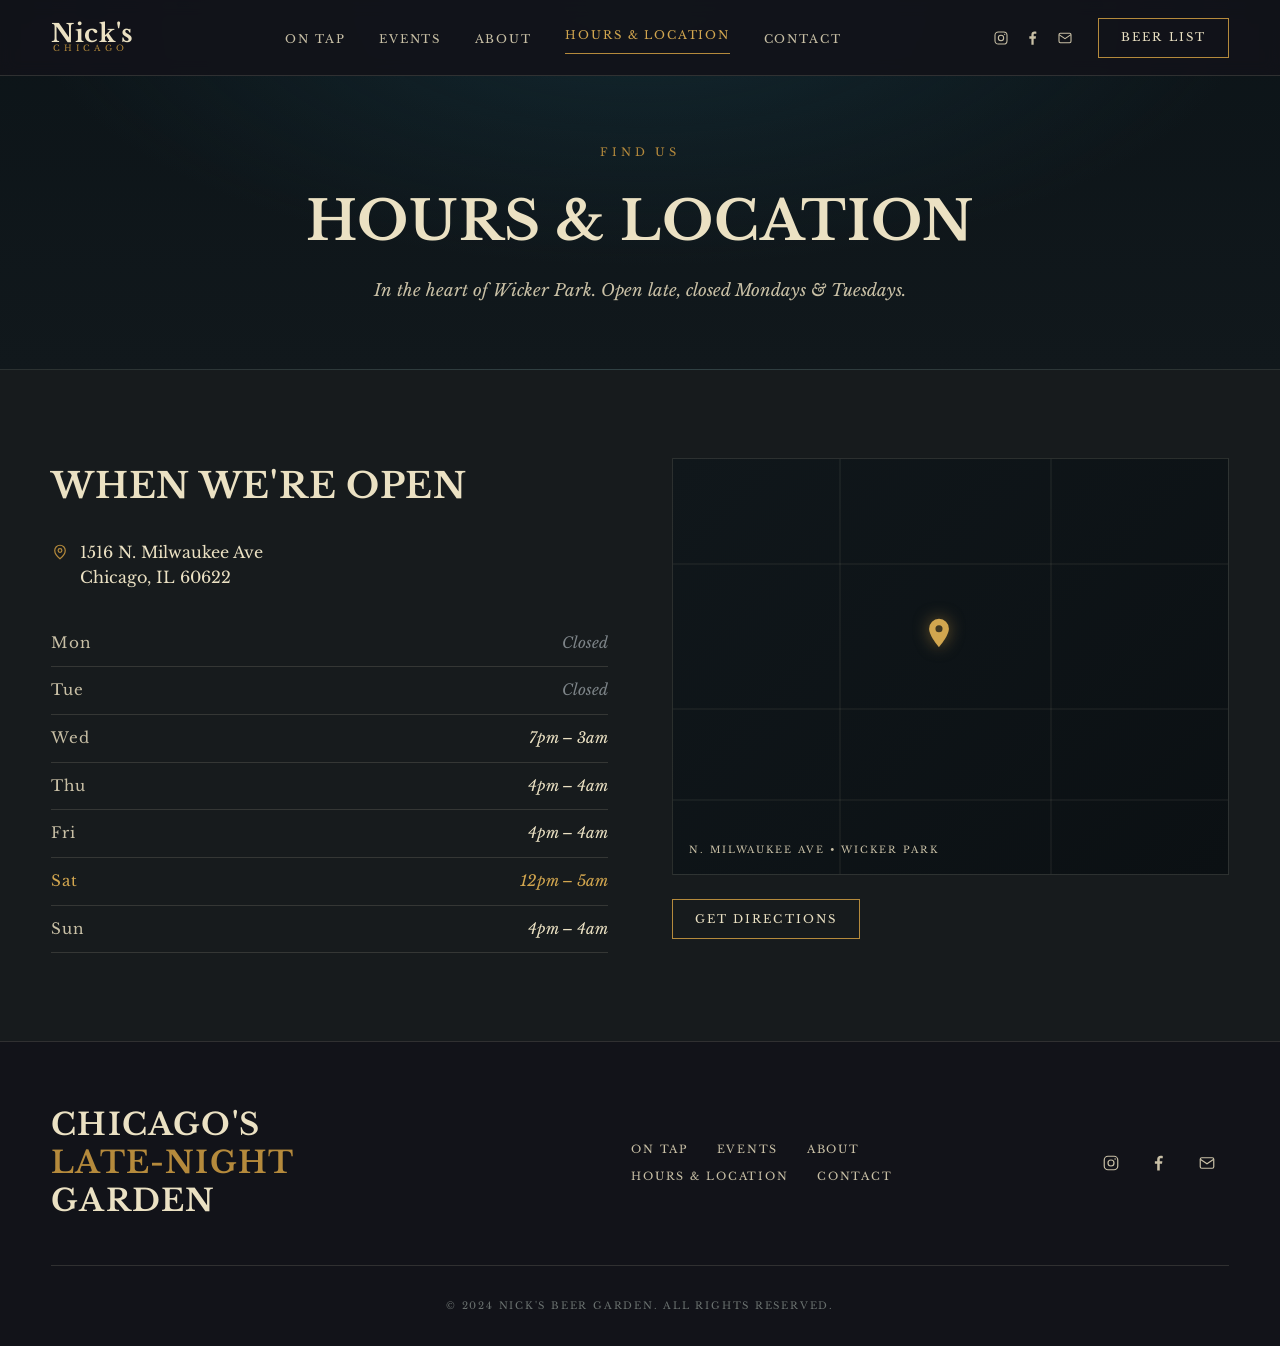
<file: hours.html>
<!DOCTYPE html>
<html lang="en">
<head>
<meta charset="UTF-8">
<meta name="viewport" content="width=device-width, initial-scale=1.0, viewport-fit=cover">
<meta name="theme-color" content="#121319">
<title>Hours &amp; Location — Nick's Beer Garden</title>
<link rel="preconnect" href="https://fonts.googleapis.com">
<link rel="preconnect" href="https://fonts.gstatic.com" crossorigin>
<link href="https://fonts.googleapis.com/css2?family=Libre+Baskerville:ital,wght@0,400;0,700;1,400&display=swap" rel="stylesheet">
<link rel="stylesheet" href="style.css">
</head>
<body>
<header id="site-header"></header>

<main>
  <div class="page-header">
    <div class="wrap">
      <span class="kicker">Find Us</span>
      <h1>Hours &amp; Location</h1>
      <p>In the heart of Wicker Park. Open late, closed Mondays &amp; Tuesdays.</p>
    </div>
  </div>

  <section>
    <div class="wrap hours-grid">
      <div>
        <div class="sec-head" style="margin-bottom:1.6rem"><h2>When We're Open</h2></div>
        <p class="addr">
          <svg viewBox="0 0 24 24" fill="none" stroke="currentColor" stroke-width="1.6"><path d="M12 21s7-5.5 7-11a7 7 0 1 0-14 0c0 5.5 7 11 7 11Z"/><circle cx="12" cy="10" r="2.5"/></svg>
          1516 N. Milwaukee Ave<br>Chicago, IL 60622
        </p>
        <ul class="hours-table">
          <li><span class="day">Mon</span><span class="time closed">Closed</span></li>
          <li><span class="day">Tue</span><span class="time closed">Closed</span></li>
          <li><span class="day">Wed</span><span class="time">7pm – 3am</span></li>
          <li><span class="day">Thu</span><span class="time">4pm – 4am</span></li>
          <li><span class="day">Fri</span><span class="time">4pm – 4am</span></li>
          <li><span class="day">Sat</span><span class="time">12pm – 5am</span></li>
          <li><span class="day">Sun</span><span class="time">4pm – 4am</span></li>
        </ul>
      </div>
      <div>
        <div class="map" role="img" aria-label="Map showing Nick's Beer Garden on N. Milwaukee Ave in Wicker Park">
          <div class="grid-lines">
            <span class="road h" style="top:25%"></span>
            <span class="road h" style="top:60%"></span>
            <span class="road h" style="top:82%"></span>
            <span class="road v" style="left:30%"></span>
            <span class="road v" style="left:68%"></span>
            <span class="road main" style="top:50%"></span>
          </div>
          <svg class="pin" viewBox="0 0 24 24" fill="currentColor"><path d="M12 2a7 7 0 0 0-7 7c0 5 7 13 7 13s7-8 7-13a7 7 0 0 0-7-7Zm0 9.5A2.5 2.5 0 1 1 12 6.5a2.5 2.5 0 0 1 0 5Z"/></svg>
          <span class="label">N. Milwaukee Ave • Wicker Park</span>
        </div>
        <div class="map-cta"><a href="https://maps.google.com/?q=1516+N+Milwaukee+Ave+Chicago+IL+60622" target="_blank" rel="noopener" class="btn">Get Directions</a></div>
      </div>
    </div>
  </section>
</main>

<footer id="site-footer"></footer>
<script src="main.js"></script>
</body>
</html>
</file>
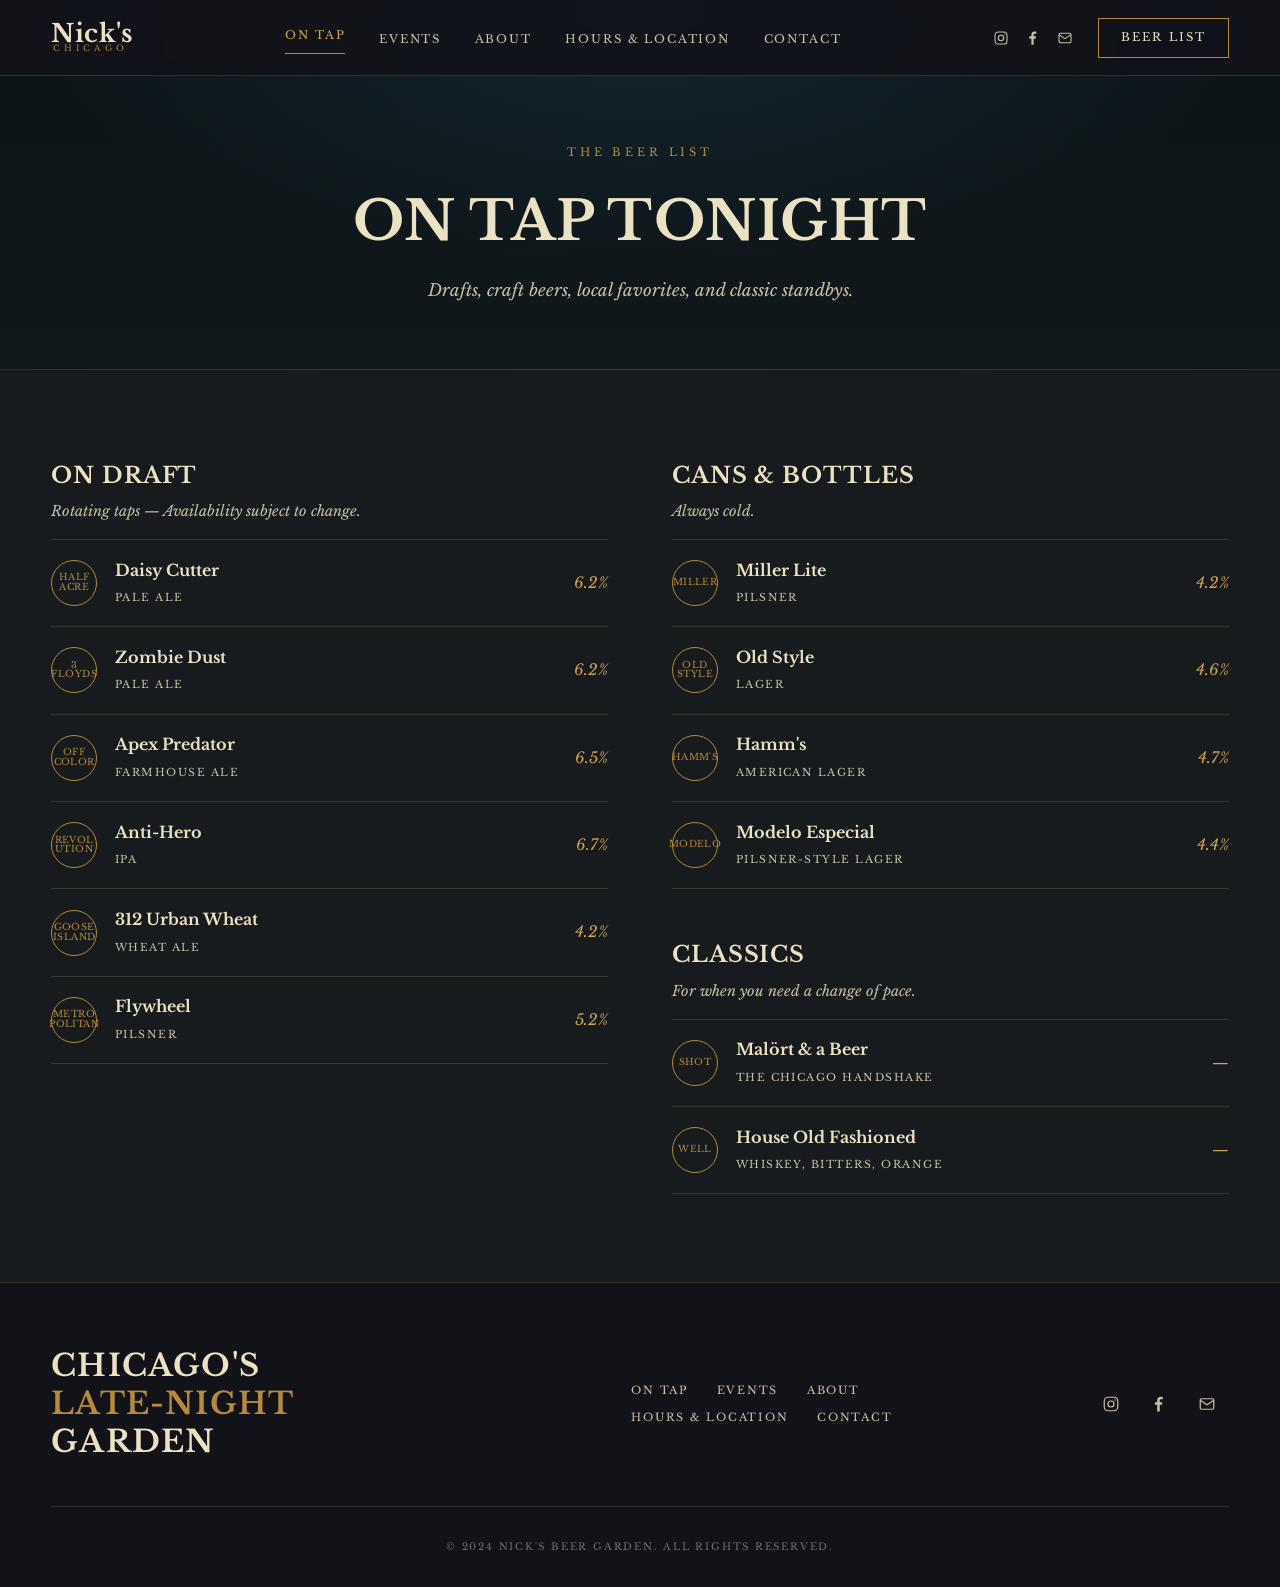
<file: on-tap.html>
<!DOCTYPE html>
<html lang="en">
<head>
<meta charset="UTF-8">
<meta name="viewport" content="width=device-width, initial-scale=1.0, viewport-fit=cover">
<meta name="theme-color" content="#121319">
<title>On Tap — Nick's Beer Garden</title>
<link rel="preconnect" href="https://fonts.googleapis.com">
<link rel="preconnect" href="https://fonts.gstatic.com" crossorigin>
<link href="https://fonts.googleapis.com/css2?family=Libre+Baskerville:ital,wght@0,400;0,700;1,400&display=swap" rel="stylesheet">
<link rel="stylesheet" href="style.css">
</head>
<body>
<header id="site-header"></header>

<main>
  <div class="page-header">
    <div class="wrap">
      <span class="kicker">The Beer List</span>
      <h1>On Tap Tonight</h1>
      <p> Drafts, craft beers, local favorites, and classic standbys.</p>
    </div>
  </div>

  <section>
    <div class="wrap split">
      <!-- drafts -->
      <div class="menu-block">
        <h2>On Draft</h2>
        <p class="note">Rotating taps — Availability subject to change.</p>
        <ul class="tap-list">
          <li class="tap">
            <div class="tap-badge">Half<br>Acre</div>
            <div class="tap-info"><b>Daisy Cutter</b><span>Pale Ale</span></div>
            <div class="tap-abv">6.2%</div>
          </li>
          <li class="tap">
            <div class="tap-badge">3<br>Floyds</div>
            <div class="tap-info"><b>Zombie Dust</b><span>Pale Ale</span></div>
            <div class="tap-abv">6.2%</div>
          </li>
          <li class="tap">
            <div class="tap-badge">Off<br>Color</div>
            <div class="tap-info"><b>Apex Predator</b><span>Farmhouse Ale</span></div>
            <div class="tap-abv">6.5%</div>
          </li>
          <li class="tap">
            <div class="tap-badge">Revol<br>ution</div>
            <div class="tap-info"><b>Anti-Hero</b><span>IPA</span></div>
            <div class="tap-abv">6.7%</div>
          </li>
          <li class="tap">
            <div class="tap-badge">Goose<br>Island</div>
            <div class="tap-info"><b>312 Urban Wheat</b><span>Wheat Ale</span></div>
            <div class="tap-abv">4.2%</div>
          </li>
          <li class="tap">
            <div class="tap-badge">Metro<br>politan</div>
            <div class="tap-info"><b>Flywheel</b><span>Pilsner</span></div>
            <div class="tap-abv">5.2%</div>
          </li>
        </ul>
      </div>

      <!-- cans & classics -->
      <div>
        <div class="menu-block">
          <h2>Cans &amp; Bottles</h2>
          <p class="note">Always cold.</p>
          <ul class="tap-list">
            <li class="tap">
              <div class="tap-badge">Miller</div>
              <div class="tap-info"><b>Miller Lite</b><span>Pilsner</span></div>
              <div class="tap-abv">4.2%</div>
            </li>
            <li class="tap">
              <div class="tap-badge">Old<br>Style</div>
              <div class="tap-info"><b>Old Style</b><span>Lager</span></div>
              <div class="tap-abv">4.6%</div>
            </li>
            <li class="tap">
              <div class="tap-badge">Hamm's</div>
              <div class="tap-info"><b>Hamm's</b><span>American Lager</span></div>
              <div class="tap-abv">4.7%</div>
            </li>
            <li class="tap">
              <div class="tap-badge">Modelo</div>
              <div class="tap-info"><b>Modelo Especial</b><span>Pilsner-style Lager</span></div>
              <div class="tap-abv">4.4%</div>
            </li>
          </ul>
        </div>

        <div class="menu-block">
          <h2>Classics</h2>
          <p class="note">For when you need a change of pace.</p>
          <ul class="tap-list">
            <li class="tap">
              <div class="tap-badge">Shot</div>
              <div class="tap-info"><b>Malört &amp; a Beer</b><span>The Chicago Handshake</span></div>
              <div class="tap-abv">—</div>
            </li>
            <li class="tap">
              <div class="tap-badge">Well</div>
              <div class="tap-info"><b>House Old Fashioned</b><span>Whiskey, bitters, orange</span></div>
              <div class="tap-abv">—</div>
            </li>
          </ul>
        </div>
      </div>
    </div>
  </section>
</main>

<footer id="site-footer"></footer>
<script src="main.js"></script>
</body>
</html>
</file>
<file: style.css>
:root{
  --teal:#173A46;
  --teal-deep:#102b34;
  --black:#121319;
  --charcoal:#171B1D;
  --cream:#EBE1C3;
  --cream-dim:#c9c0a6;
  --gold:#B58A3C;
  --gold-bright:#d2a64f;
  --tan:#C0A77A;
  --neon:#4ee07a;
  --line:rgba(235,225,195,.14);
  --serif:'Libre Baskerville', Georgia, serif;
}

*{box-sizing:border-box;margin:0;padding:0}
html{
  scroll-behavior:smooth;
  -webkit-text-size-adjust:100%;
  text-size-adjust:100%;
}
body{
  font-family:var(--serif);
  background:var(--charcoal);
  color:var(--cream);
  line-height:1.6;
  -webkit-font-smoothing:antialiased;
  -webkit-tap-highlight-color:rgba(181,138,60,.25);
  overflow-x:hidden;
  min-height:100vh;
  display:flex;flex-direction:column;
}
main{flex:1}
img{max-width:100%;display:block}
a{color:inherit;text-decoration:none}
.wrap{width:min(1180px,92vw);margin-inline:auto}

/* ---------- focus / a11y ---------- */
a:focus-visible,button:focus-visible,input:focus-visible,textarea:focus-visible{
  outline:2px solid var(--gold-bright);
  outline-offset:3px;
  border-radius:2px;
}

/* ---------- buttons ---------- */
.btn{
  display:inline-block;
  font-size:.72rem;
  letter-spacing:.18em;
  text-transform:uppercase;
  padding:.85em 1.9em;
  border:1px solid var(--gold);
  color:var(--cream);
  background:transparent;
  cursor:pointer;
  font-family:var(--serif);
  transition:background .25s ease,color .25s ease,transform .25s ease;
}
.btn:hover{background:var(--gold);color:var(--black);transform:translateY(-2px)}
.btn-solid{background:var(--gold);color:var(--black)}
.btn-solid:hover{background:var(--gold-bright);border-color:var(--gold-bright)}

/* ---------- eyebrow / section headings ---------- */
.eyebrow{
  font-size:.7rem;
  letter-spacing:.32em;
  text-transform:uppercase;
  color:var(--gold);
  display:flex;align-items:center;gap:.8rem;
  margin-bottom:1.6rem;
}
.eyebrow::after{content:"";flex:1;height:1px;background:var(--line)}
.eyebrow.center{justify-content:center}
.eyebrow.center::before,.eyebrow.center::after{content:"";width:48px;height:1px;background:var(--line);flex:none}

/* ============ HEADER ============ */
#site-header{
  position:fixed;inset:0 0 auto 0;z-index:50;
  transition:background .3s ease,backdrop-filter .3s ease,border-color .3s ease;
  border-bottom:1px solid transparent;
}
#site-header.scrolled,
#site-header.solid{
  background:rgba(18,19,25,.92);
  backdrop-filter:blur(8px);
  border-bottom:1px solid var(--line);
}
.topbar{display:flex;align-items:center;justify-content:space-between;padding:1.1rem 0}
.logo{display:flex;flex-direction:column;line-height:.9;letter-spacing:.04em}
.logo b{font-size:1.55rem;font-weight:700}
.logo span{font-size:.52rem;letter-spacing:.5em;color:var(--gold);padding-left:.2em}
.nav ul{display:flex;gap:2.1rem;list-style:none;align-items:center}
.nav a{font-size:.72rem;letter-spacing:.16em;text-transform:uppercase;color:var(--cream-dim);transition:color .2s}
.nav a:hover{color:var(--gold-bright)}
.nav a.active{color:var(--gold-bright)}
.nav a.active::after{content:"";display:block;height:1px;background:var(--gold);margin-top:.35rem}
.header-right{display:flex;align-items:center;gap:1.6rem}
.socials{display:flex;gap:1rem}
.socials a{color:var(--cream-dim);transition:color .2s}
.socials a:hover{color:var(--gold-bright)}
.socials svg{width:16px;height:16px;display:block}
.menu-toggle{display:none;background:none;border:none;color:var(--cream);cursor:pointer}
.menu-toggle svg{width:26px;height:26px}

/* ============ HERO (home) ============ */
.hero{
  position:relative;min-height:100vh;min-height:100svh;display:flex;align-items:center;
  padding-top:5rem;overflow:hidden;
  background:
    radial-gradient(120% 80% at 80% 10%, rgba(23,58,70,.55), transparent 60%),
    radial-gradient(90% 70% at 10% 90%, rgba(181,138,60,.16), transparent 55%),
    linear-gradient(180deg, #0c1418 0%, #11181c 45%, #0a0d10 100%);
}
.hero::before{
  content:"";position:absolute;inset:0;pointer-events:none;
  background-image:
    radial-gradient(2px 2px at 12% 22%, rgba(232,200,120,.9), transparent),
    radial-gradient(2px 2px at 28% 14%, rgba(232,200,120,.6), transparent),
    radial-gradient(3px 3px at 41% 26%, rgba(232,200,120,.8), transparent),
    radial-gradient(2px 2px at 55% 12%, rgba(232,200,120,.5), transparent),
    radial-gradient(2px 2px at 68% 30%, rgba(232,200,120,.7), transparent),
    radial-gradient(2px 2px at 84% 18%, rgba(232,200,120,.55), transparent),
    radial-gradient(3px 3px at 20% 70%, rgba(232,200,120,.4), transparent),
    radial-gradient(2px 2px at 90% 64%, rgba(232,200,120,.45), transparent),
    radial-gradient(2px 2px at 7% 48%, rgba(232,200,120,.4), transparent);
  opacity:.8;
  animation:twinkle 6s ease-in-out infinite;
}
@keyframes twinkle{0%,100%{opacity:.65}50%{opacity:.95}}

.hero-grid{display:grid;grid-template-columns:1.15fr .85fr;gap:3rem;align-items:center;position:relative;z-index:2}
.hero-copy{opacity:0;transform:translateY(24px);animation:rise .9s .15s ease forwards}
@keyframes rise{to{opacity:1;transform:none}}
.hero h1{
  font-weight:700;line-height:.98;letter-spacing:.01em;
  font-size:clamp(2.8rem,6.5vw,5.4rem);text-transform:uppercase;
  text-shadow:0 4px 30px rgba(0,0,0,.6);
}
.since{font-style:italic;color:var(--gold-bright);font-size:1.5rem;margin:1.3rem 0 1rem}
.tagline{font-size:1.05rem;color:var(--cream);margin-bottom:2.2rem;max-width:24ch}

/* neon sign — signature element */
.neon{
  justify-self:center;text-align:center;padding:2.2rem 3.2rem 2rem;border-radius:6px;
  border:2px solid rgba(78,224,122,.35);
  background:radial-gradient(circle at 50% 40%, rgba(78,224,122,.08), rgba(10,16,18,.55));
  box-shadow:0 0 50px rgba(78,224,122,.12), inset 0 0 40px rgba(78,224,122,.06);
}
/* top row: "Nick's" with the pineapple to its right */
.neon-top{
  display:flex;align-items:center;justify-content:center;
  gap:clamp(.7rem,2vw,1.5rem);
}
.neon .script{
  font-style:italic;font-weight:700;font-size:clamp(3rem,6.2vw,4.5rem);color:#eafff0;line-height:1;
  text-shadow:0 0 6px #b6ffce,0 0 14px var(--neon),0 0 28px var(--neon),0 0 48px rgba(78,224,122,.6);
  animation:flicker 5s infinite;
}
.neon .garden{
  display:block;margin-top:.7rem;letter-spacing:.38em;font-size:1.15rem;text-transform:uppercase;
  color:#dffce8;text-shadow:0 0 5px var(--neon),0 0 16px rgba(78,224,122,.6);
}
/* neon pineapple — gold body + green crown, sized to sit beside the text */
.neon-pineapple{
  height:clamp(3.6rem,7vw,5.2rem);width:auto;display:block;flex:none;
  overflow:visible;animation:flicker 6s infinite .6s;
}
.neon-pineapple g{stroke-linecap:round;stroke-linejoin:round}
.neon-pineapple .pine-body{
  stroke:#ffe7b8;
  filter:drop-shadow(0 0 3px #ffce6a) drop-shadow(0 0 8px rgba(181,138,60,.85));
}
.neon-pineapple .pine-crown{
  stroke:#d9ffe6;
  filter:drop-shadow(0 0 3px var(--neon)) drop-shadow(0 0 8px rgba(78,224,122,.85));
}
@keyframes flicker{
  0%,18%,22%,25%,53%,57%,100%{opacity:1}
  20%,24%,55%{opacity:.55}
}

.scroll-cue{
  position:absolute;left:50%;bottom:2rem;transform:translateX(-50%);
  color:var(--cream-dim);font-size:.65rem;letter-spacing:.3em;text-transform:uppercase;z-index:2;
  display:flex;flex-direction:column;align-items:center;gap:.5rem;
}
.scroll-cue span{width:1px;height:34px;background:linear-gradient(var(--gold),transparent);animation:drop 2s infinite}
@keyframes drop{0%{opacity:0;transform:translateY(-8px)}50%{opacity:1}100%{opacity:0;transform:translateY(8px)}}

/* ============ INNER PAGE HEADER BAND ============ */
.page-header{
  position:relative;padding:9rem 0 4rem;text-align:center;overflow:hidden;
  background:
    radial-gradient(80% 120% at 50% 0%, rgba(23,58,70,.5), transparent 60%),
    linear-gradient(180deg,#0c1418,#11181c);
  border-bottom:1px solid var(--line);
}
.page-header h1{font-size:clamp(2.2rem,5vw,3.4rem);font-weight:700;text-transform:uppercase;letter-spacing:.02em}
.page-header p{color:var(--cream-dim);margin-top:.8rem;font-style:italic;font-size:1.05rem}
.page-header .kicker{
  display:block;font-size:.7rem;letter-spacing:.34em;text-transform:uppercase;
  color:var(--gold);margin-bottom:1rem;font-style:normal;
}

/* ============ SECTION SHELL ============ */
section{padding:5.5rem 0}
.tint{background:linear-gradient(180deg,#0e1417,#11181c)}

.sec-head{display:flex;justify-content:space-between;align-items:flex-end;margin-bottom:2.6rem;flex-wrap:wrap;gap:1rem}
.sec-head h2{font-size:clamp(1.6rem,3vw,2.2rem);font-weight:700;text-transform:uppercase;letter-spacing:.02em}
.link-arrow{font-size:.7rem;letter-spacing:.22em;text-transform:uppercase;color:var(--gold);display:inline-flex;gap:.5rem;align-items:center}
.link-arrow:hover{color:var(--gold-bright)}

/* ---------- home preview cards ---------- */
.preview-grid{display:grid;grid-template-columns:repeat(3,1fr);gap:1.5rem}
.preview-card{
  border:1px solid var(--line);background:var(--black);padding:2.2rem 1.8rem;
  display:flex;flex-direction:column;gap:.6rem;transition:transform .3s ease,border-color .3s ease;
}
.preview-card:hover{transform:translateY(-6px);border-color:var(--gold)}
.preview-card .num{font-style:italic;color:var(--gold);font-size:.9rem;letter-spacing:.1em}
.preview-card h3{font-size:1.4rem;font-weight:700;text-transform:uppercase}
.preview-card p{color:var(--cream-dim);font-size:.95rem;flex:1}
.preview-card .go{margin-top:.6rem;font-size:.68rem;letter-spacing:.22em;text-transform:uppercase;color:var(--gold-bright)}

/* ---------- home overview: about / on tap / hours trio ---------- */
.home-info{display:grid;grid-template-columns:repeat(3,1fr);gap:3rem;align-items:start}
.home-info .info-col > .eyebrow{margin-bottom:1.4rem}
.home-info .map{aspect-ratio:16/11}
.home-info .map-cta,.home-info .tap-cta{margin-top:1.5rem}

/* ---------- events grid ---------- */
.event-grid{display:grid;grid-template-columns:repeat(4,1fr);gap:1.5rem}
.event{
  position:relative;border:1px solid var(--line);background:var(--black);
  min-height:330px;display:flex;flex-direction:column;justify-content:flex-end;
  padding:1.5rem;overflow:hidden;transition:transform .3s ease,border-color .3s ease;
}
.event::before{
  content:"";position:absolute;inset:0;z-index:0;
  background:linear-gradient(180deg,rgba(23,58,70,.35),rgba(18,19,25,.95));
}
.event.c1::before{background:linear-gradient(180deg,rgba(120,70,40,.4),rgba(18,19,25,.96))}
.event.c2::before{background:linear-gradient(180deg,rgba(60,40,110,.4),rgba(18,19,25,.96))}
.event.c3::before{background:linear-gradient(180deg,rgba(150,120,40,.35),rgba(18,19,25,.96))}
.event.c4::before{background:linear-gradient(180deg,rgba(120,40,60,.4),rgba(18,19,25,.96))}
.event:hover{transform:translateY(-6px);border-color:var(--gold)}
.event > *{position:relative;z-index:1}
.date-chip{
  position:absolute;top:1.1rem;left:1.1rem;z-index:1;background:var(--black);
  border:1px solid var(--line);text-align:center;padding:.5rem .7rem;line-height:1;
}
.date-chip .m{font-size:.6rem;letter-spacing:.2em;color:var(--gold);text-transform:uppercase}
.date-chip .d{font-size:1.5rem;font-weight:700;display:block;margin:.15rem 0}
.date-chip .w{font-size:.55rem;letter-spacing:.2em;color:var(--cream-dim);text-transform:uppercase}
.event h3{font-size:1.15rem;font-weight:700;text-transform:uppercase;margin-bottom:.4rem}
.event p{font-size:.66rem;letter-spacing:.16em;text-transform:uppercase;color:var(--gold)}
/* two-act lineup inside a card */
.event .card-lineup{list-style:none;display:flex;flex-direction:column;gap:.8rem}
.event .card-lineup li{display:flex;flex-direction:column;gap:.2rem}
.event .card-lineup .act{font-size:1.1rem;font-weight:700;text-transform:uppercase;line-height:1.1}
.event .card-lineup .t{font-size:.62rem;letter-spacing:.16em;text-transform:uppercase;color:var(--gold)}
.events-cta{text-align:center;margin-top:2.8rem}

/* ---------- events: full list rows ---------- */
.event-rows{list-style:none;border-top:1px solid var(--line)}
.event-rows li{
  display:grid;grid-template-columns:84px 1fr;gap:1.6rem;align-items:start;
  padding:1.5rem 0;border-bottom:1px solid var(--line);
}
.event-rows .rdate{text-align:center;line-height:1;padding-top:.15rem}
.event-rows .rdate .m{font-size:.6rem;letter-spacing:.2em;color:var(--gold);text-transform:uppercase;display:block}
.event-rows .rdate .d{font-size:1.6rem;font-weight:700;display:block;margin:.1rem 0}
.event-rows .rdate .w{font-size:.55rem;letter-spacing:.2em;color:var(--cream-dim);text-transform:uppercase}
.event-rows .lineup{list-style:none;display:flex;flex-direction:column;gap:.8rem}
.event-rows .lineup li{
  display:flex;justify-content:space-between;align-items:baseline;gap:1rem;
  padding:0;border:0;
}
.event-rows .lineup .lact{font-size:1.15rem;font-weight:700;text-transform:uppercase;letter-spacing:.01em}
.event-rows .lineup .ltime{font-style:italic;color:var(--gold-bright);white-space:nowrap;font-size:.95rem}

/* ---------- split (about + on tap) ---------- */
.split{display:grid;grid-template-columns:1fr 1fr;gap:4rem;align-items:start}
.about-photo{
  aspect-ratio:4/3;border:1px solid var(--line);position:relative;overflow:hidden;margin-bottom:1.8rem;
  background:
    radial-gradient(circle at 30% 30%, rgba(78,224,122,.12), transparent 40%),
    linear-gradient(135deg,#1b2a30,#0e1316);
  display:flex;align-items:center;justify-content:center;
}
.about-photo .ph-neon{
  font-style:italic;font-weight:700;font-size:2rem;color:#eafff0;
  text-shadow:0 0 6px var(--neon),0 0 18px rgba(78,224,122,.6);
}
.about-photo small{position:absolute;bottom:.8rem;letter-spacing:.35em;font-size:.55rem;color:var(--neon);text-transform:uppercase}
.prose p{color:var(--cream-dim);margin-bottom:1.1rem;font-size:1rem;max-width:60ch}
.prose p.lead{color:var(--cream);font-size:1.15rem}

/* on tap list */
.tap-list{list-style:none;display:flex;flex-direction:column}
.tap{display:flex;align-items:center;gap:1.1rem;padding:1.1rem 0;border-bottom:1px solid var(--line)}
.tap:first-child{border-top:1px solid var(--line)}
.tap-badge{
  width:46px;height:46px;flex:none;border:1px solid var(--gold);border-radius:50%;
  display:flex;align-items:center;justify-content:center;font-size:.58rem;letter-spacing:.05em;
  color:var(--gold);text-align:center;text-transform:uppercase;line-height:1.05;
}
.tap-info{flex:1}
.tap-info b{font-weight:700;font-size:1rem;display:block}
.tap-info span{font-size:.66rem;letter-spacing:.14em;text-transform:uppercase;color:var(--cream-dim)}
.tap-abv{font-style:italic;color:var(--gold-bright);font-size:.95rem}
.tap-cta{margin-top:2rem}
.menu-block + .menu-block{margin-top:3rem}
.menu-block h2{font-size:1.4rem;font-weight:700;text-transform:uppercase;letter-spacing:.04em;margin-bottom:.4rem}
.menu-block .note{color:var(--cream-dim);font-style:italic;font-size:.9rem;margin-bottom:1rem}

/* ---------- hours & location ---------- */
.hours-grid{display:grid;grid-template-columns:1fr 1fr;gap:4rem;align-items:start}
.addr{display:flex;gap:.7rem;align-items:flex-start;margin-bottom:1.8rem;color:var(--cream)}
.addr svg{width:18px;height:18px;flex:none;margin-top:3px;color:var(--gold)}
.hours-table{list-style:none;width:100%}
.hours-table li{display:flex;justify-content:space-between;padding:.7rem 0;border-bottom:1px solid var(--line);font-size:.95rem}
.hours-table .day{letter-spacing:.06em;color:var(--cream-dim)}
.hours-table .time{font-style:italic;color:var(--cream)}
.hours-table .closed{color:#7d8488;font-style:italic}
.hours-table li.today .day,.hours-table li.today .time{color:var(--gold-bright)}

.map{
  position:relative;aspect-ratio:4/3;border:1px solid var(--line);overflow:hidden;
  background:linear-gradient(135deg,#10171b,#0b1013);
}
.map .grid-lines{position:absolute;inset:0;opacity:.5}
.map .road{position:absolute;background:rgba(235,225,195,.1)}
.map .road.h{height:2px;left:0;right:0}
.map .road.v{width:2px;top:0;bottom:0}
.map .road.main{background:rgba(181,138,60,.4);height:3px;transform:rotate(-28deg) scale(1.6)}
.map .pin{
  position:absolute;top:46%;left:48%;width:34px;height:34px;transform:translate(-50%,-100%);
  color:var(--gold-bright);filter:drop-shadow(0 0 8px rgba(181,138,60,.6));
}
.map .label{position:absolute;bottom:1rem;left:1rem;font-size:.6rem;letter-spacing:.2em;text-transform:uppercase;color:var(--cream-dim)}
.map-cta{margin-top:1.5rem}

/* ---------- contact ---------- */
.contact-grid{display:grid;grid-template-columns:.9fr 1.1fr;gap:4rem;align-items:start}
.contact-list{list-style:none;display:flex;flex-direction:column;gap:1.6rem}
.contact-list li{display:flex;gap:.9rem;align-items:flex-start}
.contact-list svg{width:18px;height:18px;flex:none;margin-top:4px;color:var(--gold)}
.contact-list .k{font-size:.65rem;letter-spacing:.2em;text-transform:uppercase;color:var(--gold);display:block;margin-bottom:.2rem}
.contact-list .v{color:var(--cream)}
.contact-social{display:flex;gap:1.2rem;margin-top:2.4rem}
.contact-social a{color:var(--cream-dim)}
.contact-social a:hover{color:var(--gold-bright)}
.contact-social svg{width:20px;height:20px}

.form-field{margin-bottom:1.3rem}
.form-field label{display:block;font-size:.65rem;letter-spacing:.2em;text-transform:uppercase;color:var(--cream-dim);margin-bottom:.5rem}
.form-field input,.form-field textarea{
  width:100%;background:var(--black);border:1px solid var(--line);color:var(--cream);
  font-family:var(--serif);font-size:16px;padding:.9rem 1rem;transition:border-color .2s;
}
.form-field input:focus,.form-field textarea:focus{border-color:var(--gold);outline:none}
.form-field textarea{resize:vertical;min-height:130px}
.form-note{font-size:.8rem;color:var(--cream-dim);font-style:italic;margin-top:1rem}

/* ============ FOOTER ============ */
#site-footer{background:var(--black);border-top:1px solid var(--line);padding:4rem 0 2rem}
.foot-top{display:grid;grid-template-columns:1.3fr 1fr auto;gap:3rem;align-items:center;padding-bottom:2.8rem;border-bottom:1px solid var(--line)}
.foot-motto{font-size:clamp(1.3rem,2.4vw,1.9rem);font-weight:700;text-transform:uppercase;letter-spacing:.04em;line-height:1.25}
.foot-motto .accent{color:var(--gold)}
.foot-links{display:flex;flex-wrap:wrap;gap:.6rem 1.8rem}
.foot-links a{font-size:.68rem;letter-spacing:.16em;text-transform:uppercase;color:var(--cream-dim)}
.foot-links a:hover{color:var(--gold-bright)}
.foot-social{display:flex;gap:1.1rem}
.foot-social a{color:var(--cream-dim)}
.foot-social a:hover{color:var(--gold-bright)}
.foot-social svg{width:18px;height:18px}
.copyright{text-align:center;padding-top:2rem;font-size:.62rem;letter-spacing:.18em;text-transform:uppercase;color:#6a716f}

/* ============ RESPONSIVE ============ */
@media(max-width:900px){
  /* The header's backdrop-filter would make it the containing block for the
     fixed overlay below (collapsing it to the header bar). Use a solid bar on
     mobile instead so the overlay fills the real viewport. */
  #site-header.scrolled,
  #site-header.solid{
    background:rgba(18,19,25,.97);
    -webkit-backdrop-filter:none;backdrop-filter:none;
  }
  /* Full-screen overlay menu: fills the viewport and centers the links, so all
     options are visible at once with no internal scrolling. */
  .nav{
    position:fixed;inset:0;width:100%;
    background:
      radial-gradient(120% 80% at 50% 0%, rgba(23,58,70,.45), transparent 60%),
      var(--black);
    display:flex;align-items:center;justify-content:center;
    padding:env(safe-area-inset-top) 1.5rem env(safe-area-inset-bottom);
    opacity:0;visibility:hidden;pointer-events:none;
    transition:opacity .3s ease,visibility .3s ease;
    z-index:60;
  }
  .nav.open{opacity:1;visibility:visible;pointer-events:auto}
  .nav ul{
    width:100%;max-width:420px;
    flex-direction:column;align-items:center;
    gap:clamp(.75rem,4vh,2rem);
  }
  .nav a{
    display:block;text-align:center;
    font-size:clamp(1.4rem,5.5vw,2rem);letter-spacing:.05em;padding:.3rem .6rem;color:var(--cream);
  }
  .nav a.active::after{margin:.45rem auto 0;width:30px}
  .menu-toggle{display:block;z-index:70}
  .socials{display:none}
  .hero-grid{grid-template-columns:1fr;gap:3rem;text-align:center}
  .hero-copy{order:2}
  .neon{order:1;margin-top:1rem}
  .tagline{margin-inline:auto}
  .preview-grid{grid-template-columns:1fr}
  .event-grid{grid-template-columns:repeat(2,1fr)}
  .split,.hours-grid,.contact-grid,.foot-top,.home-info{grid-template-columns:1fr;gap:2.5rem}
  .foot-top{text-align:center}
  .foot-links,.foot-social{justify-content:center}
}
@media(max-width:540px){
  section{padding:4rem 0}
  .event-grid{grid-template-columns:1fr}
  .hero h1{font-size:13vw}
  .event-rows li{grid-template-columns:60px 1fr;gap:1rem}
  .event-rows .lineup li{flex-direction:column;align-items:flex-start;gap:.2rem}
  .event-rows .lineup .ltime{font-size:.85rem}
}

@media(prefers-reduced-motion:reduce){
  *{animation:none!important;scroll-behavior:auto}
  .hero-copy{opacity:1;transform:none}
}

/* ============ TOUCH / MOBILE ENHANCEMENTS ============ */
/* :hover never fires on touch, so give pressed feedback via :active */
.btn:active{transform:translateY(0);background:var(--gold);color:var(--black)}
.btn-solid:active{background:var(--gold-bright)}
.preview-card:active,.event:active{transform:translateY(-2px);border-color:var(--gold)}
.nav a:active,.link-arrow:active,.foot-links a:active{color:var(--gold-bright)}

/* lock background scroll while the mobile menu is open */
body.menu-open{overflow:hidden}

/* ≥44px tap targets for icon links (Apple/Google guidance) */
.foot-social,.contact-social{gap:.25rem}
.foot-social a,.contact-social a{
  display:inline-flex;align-items:center;justify-content:center;width:44px;height:44px;
}
.foot-social svg{width:18px;height:18px}
.contact-social svg{width:20px;height:20px}

/* keep content clear of notches/rounded corners in landscape */
@supports(padding:max(0px)){
  .wrap{
    padding-left:max(0px,env(safe-area-inset-left));
    padding-right:max(0px,env(safe-area-inset-right));
  }
}

@media(max-width:900px){
  .menu-toggle{
    display:flex;align-items:center;justify-content:center;
    width:44px;height:44px;margin-right:-10px;
  }
  #site-footer{padding-bottom:calc(2rem + env(safe-area-inset-bottom))}
}

@media(max-width:400px){
  .header-right .btn{display:none}            /* avoid crowding the top bar */
}

@media(max-width:540px){
  .event{min-height:240px}
  .neon{padding:2rem 1.6rem}
}
</file>
